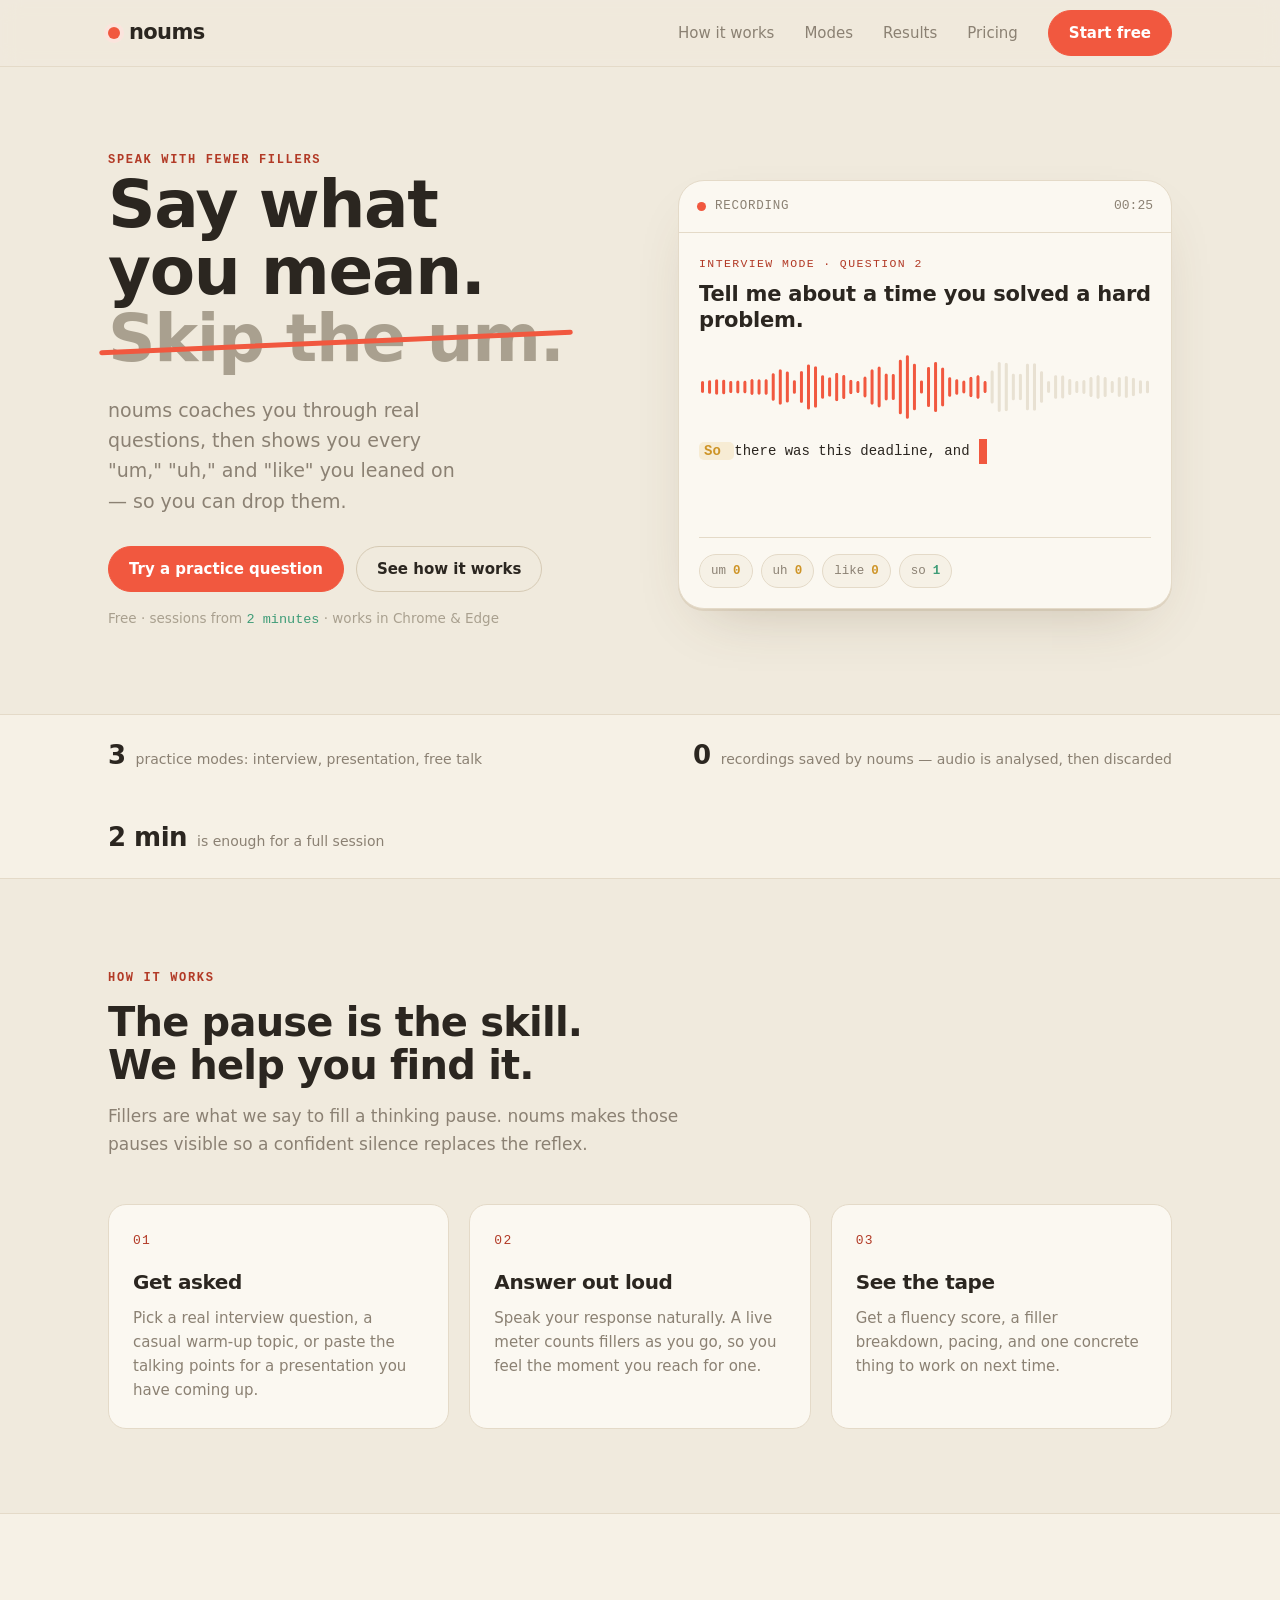
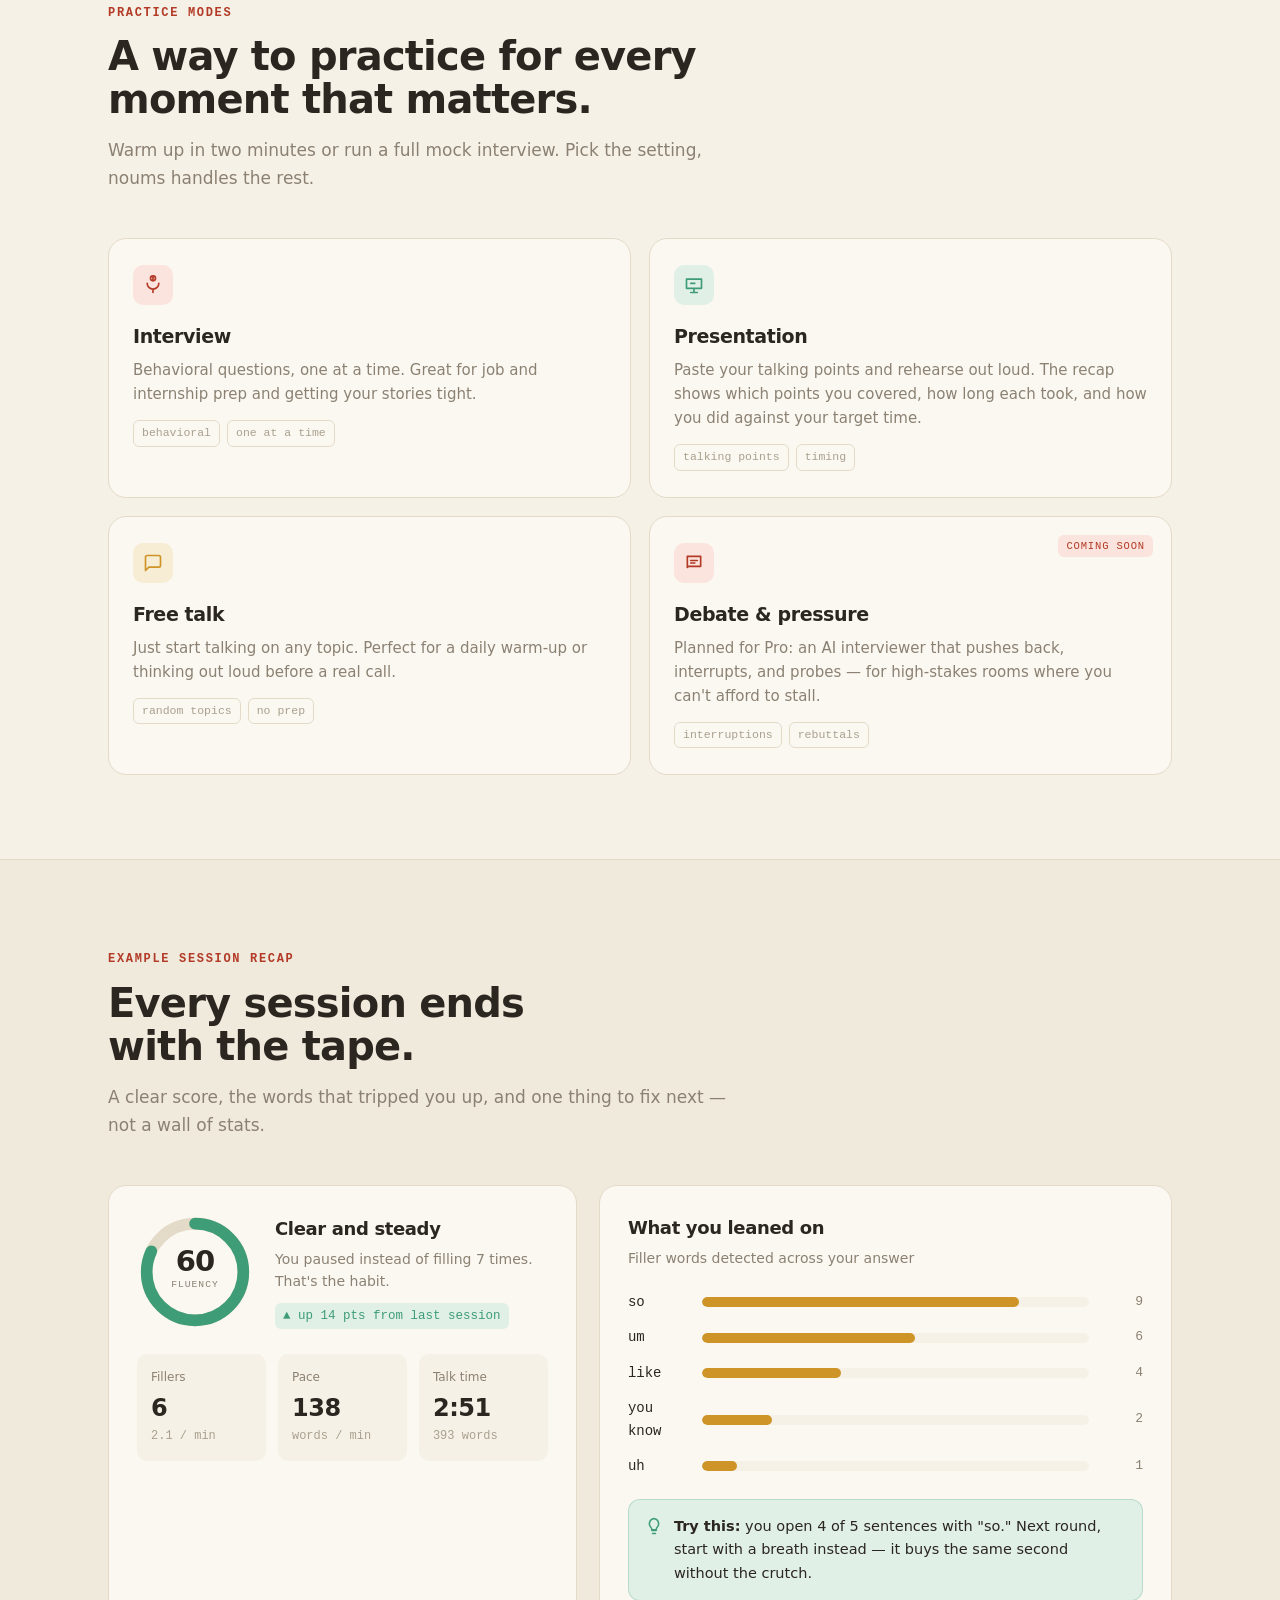
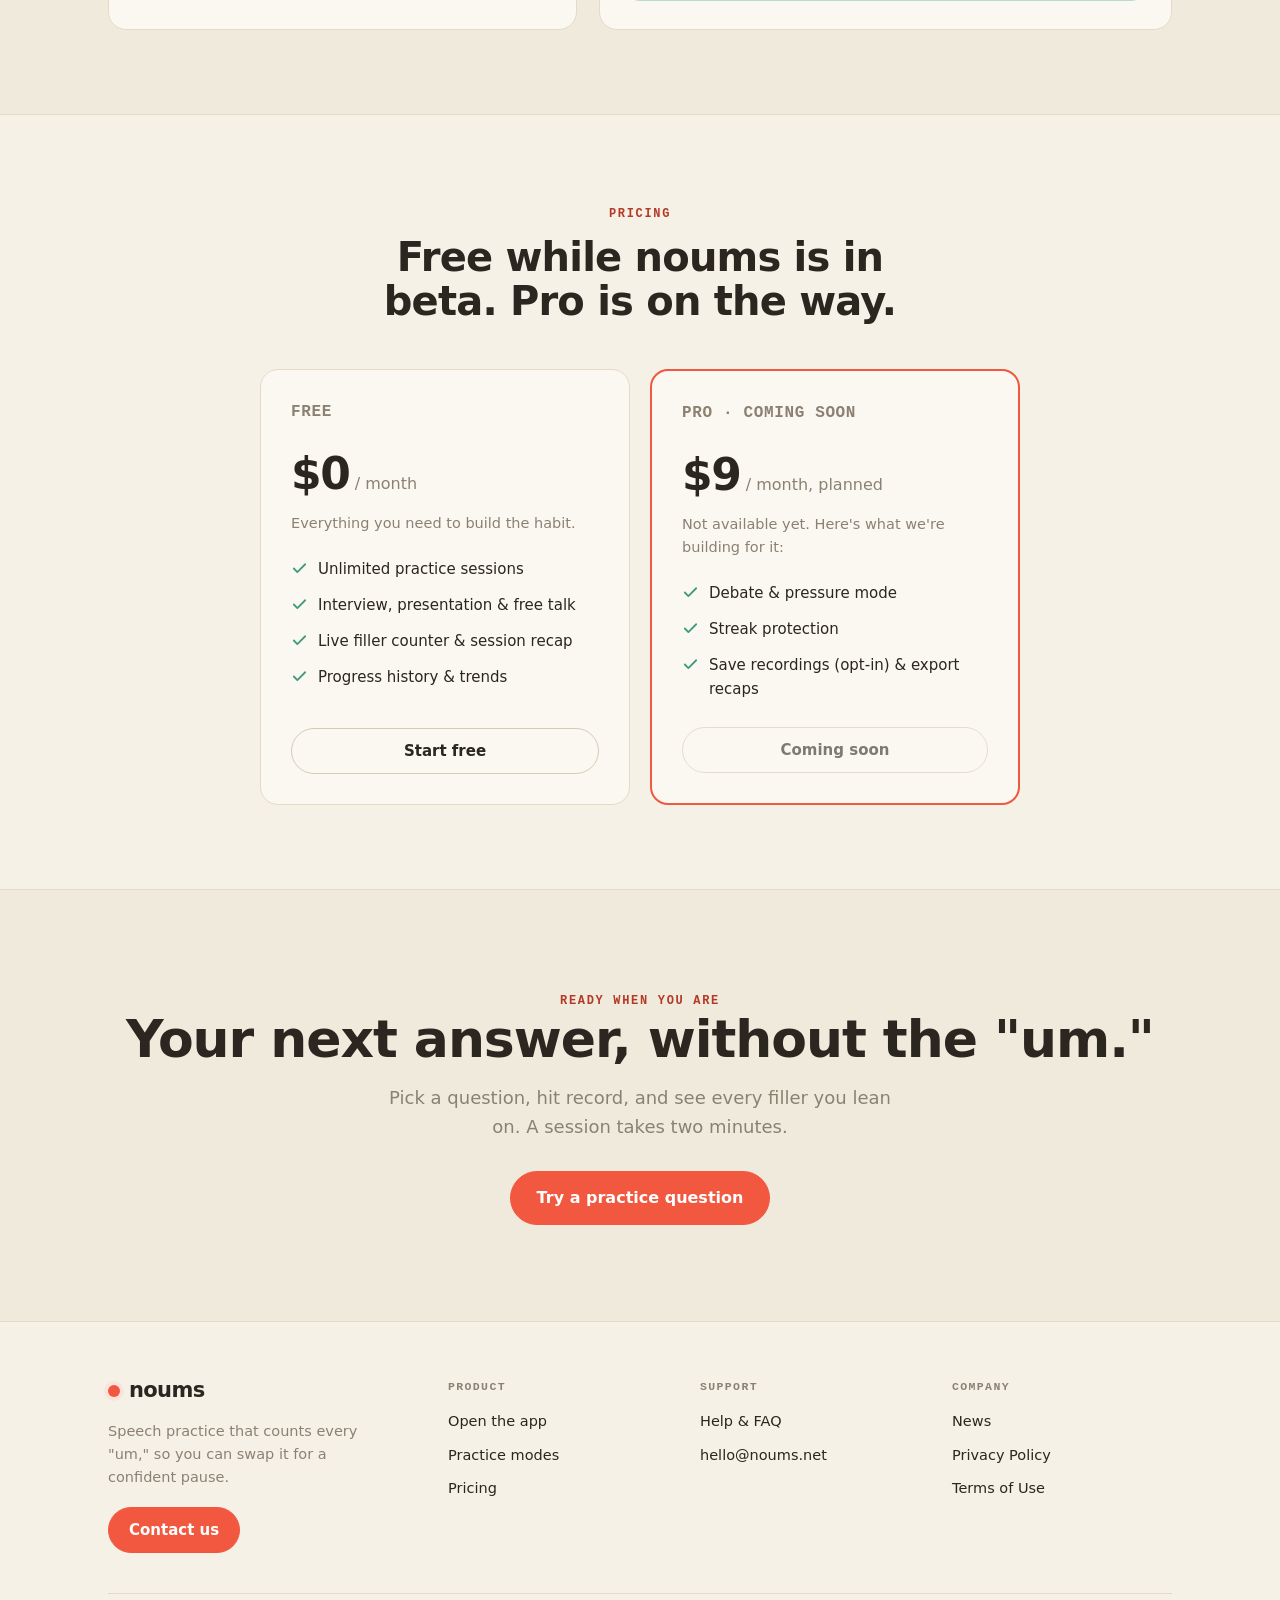
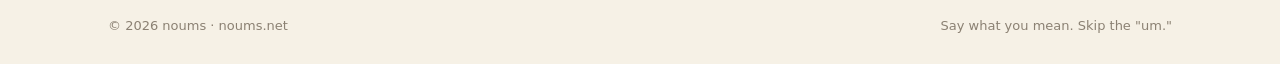
<file: index.html>
<!doctype html>
<html lang="en">
<head>
<meta charset="utf-8">
<meta name="viewport" content="width=device-width, initial-scale=1">
<meta name="description" content="noums — speech coaching that counts. Practice real questions, drop the filler words.">
<link rel="icon" href='data:image/svg+xml,<svg xmlns="http://www.w3.org/2000/svg" viewBox="0 0 100 100"><circle cx="50" cy="50" r="38" fill="%23F1583F"/></svg>'>
<title>noums — say what you mean, skip the "um"</title>
<style>
  :root {
    --ink: #2B2620;
    --paper: #F0EADD;
    --card: #FBF8F1;
    --card-2: #F6F1E6;
    --line: #E4DAC8;
    --line-strong: #D6CAB4;
    --muted: #8B8173;
    --muted-2: #A9A08F;
    --accent: #F1583F;
    --accent-ink: #B23A26;
    --accent-wash: #FBE4DD;
    --good: #3E9C77;
    --good-wash: #E1F0E7;
    --amber: #CE9427;
    --amber-wash: #F7ECD4;
    --radius: 18px;
    --maxw: 1120px;
    --font-display: "Helvetica Neue", Inter, system-ui, -apple-system, "Segoe UI", Roboto, sans-serif;
    --font-body: system-ui, -apple-system, "Segoe UI", Roboto, Helvetica, Arial, sans-serif;
    --font-mono: ui-monospace, "SF Mono", "Cascadia Code", "JetBrains Mono", Menlo, Consolas, monospace;
  }
  html, body { background: #F0EADD; }

  * { box-sizing: border-box; }
  body { margin: 0; }
  .page {
    background: var(--paper);
    color: var(--ink);
    font-family: var(--font-body);
    line-height: 1.6;
    -webkit-font-smoothing: antialiased;
    overflow-x: hidden;
  }
  .wrap { max-width: var(--maxw); margin: 0 auto; padding: 0 28px; }
  h1, h2, h3 { font-family: var(--font-display); font-weight: 700; letter-spacing: -0.02em; text-wrap: balance; margin: 0; }
  a { color: inherit; }
  .mono { font-family: var(--font-mono); }
  .eyebrow {
    font-family: var(--font-mono); font-size: 12px; letter-spacing: 0.14em;
    text-transform: uppercase; color: var(--accent-ink); font-weight: 600;
  }

  /* NAV */
  nav {
    position: sticky; top: 0; z-index: 40;
    backdrop-filter: saturate(140%) blur(10px);
    background: color-mix(in srgb, var(--paper) 82%, transparent);
    border-bottom: 1px solid var(--line);
  }
  .nav-in { display: flex; align-items: center; justify-content: space-between; height: 66px; }
  .logo { display: flex; align-items: center; gap: 9px; font-family: var(--font-display); font-weight: 700; font-size: 21px; letter-spacing: -0.03em; }
  .rec { width: 12px; height: 12px; border-radius: 50%; background: var(--accent); box-shadow: 0 0 0 4px var(--accent-wash); }
  .nav-links { display: flex; gap: 30px; align-items: center; font-size: 15px; color: var(--muted); }
  .nav-links a { text-decoration: none; }
  .nav-links a:hover { color: var(--ink); }
  .btn {
    font-family: var(--font-body); font-size: 15px; font-weight: 600; cursor: pointer;
    border-radius: 999px; padding: 10px 20px; border: 1px solid var(--line-strong);
    background: transparent; color: var(--ink); text-decoration: none; display: inline-block;
    transition: transform .12s ease, background .15s ease, border-color .15s ease;
  }
  .btn:hover { border-color: var(--ink); }
  .btn:active { transform: scale(.97); }
  .btn-primary { background: var(--accent); border-color: var(--accent); color: #fff; }
  .btn-primary:hover { background: var(--accent-ink); border-color: var(--accent-ink); }
  @media (max-width: 720px) { .nav-links a:not(.btn) { display: none; } }

  /* HERO */
  .hero { padding: 78px 0 70px; }
  .hero-grid { display: grid; grid-template-columns: 1.02fr 0.98fr; gap: 56px; align-items: center; }
  @media (max-width: 900px) { .hero-grid { grid-template-columns: 1fr; gap: 40px; } }
  .hero h1 { font-size: clamp(33px, 9vw, 66px); line-height: 1.02; }
  .hero h1 .strike { position: relative; white-space: nowrap; color: var(--muted-2); }
  .hero h1 .strike::after {
    content: ""; position: absolute; left: -2%; right: -2%; top: 52%; height: 5px;
    background: var(--accent); border-radius: 3px; transform: rotate(-2.5deg);
  }
  .hero p.lede { font-size: 19px; color: var(--muted); margin: 22px 0 30px; max-width: 30ch; }
  .hero-cta { display: flex; gap: 12px; align-items: center; flex-wrap: wrap; }
  .hero-note { font-size: 13.5px; color: var(--muted-2); margin-top: 16px; }
  .hero-note .mono { color: var(--good); }

  /* SESSION CARD */
  .session {
    background: var(--card); border: 1px solid var(--line); border-radius: 26px;
    box-shadow: 0 24px 60px -30px rgba(88,66,38,.3), 0 2px 0 var(--line);
    overflow: hidden;
  }
  .session-top { display: flex; align-items: center; justify-content: space-between; padding: 15px 18px; border-bottom: 1px solid var(--line); }
  .session-tag { display: flex; align-items: center; gap: 9px; font-family: var(--font-mono); font-size: 12.5px; letter-spacing: .06em; text-transform: uppercase; color: var(--muted); }
  .live-dot { width: 9px; height: 9px; border-radius: 50%; background: var(--accent); animation: pulse 1.4s ease-in-out infinite; }
  @keyframes pulse { 0%,100%{ box-shadow: 0 0 0 0 var(--accent-wash);} 50%{ box-shadow: 0 0 0 6px transparent; } }
  .timer { font-family: var(--font-mono); font-size: 13px; color: var(--muted); font-variant-numeric: tabular-nums; }
  .session-body { padding: 22px 20px 20px; }
  .q-label { font-family: var(--font-mono); font-size: 11.5px; letter-spacing: .12em; text-transform: uppercase; color: var(--accent-ink); }
  .q-text { font-family: var(--font-display); font-weight: 600; font-size: 21px; letter-spacing: -0.01em; margin: 8px 0 18px; line-height: 1.25; }
  .wave { width: 100%; height: 72px; display: block; }
  .transcript { font-family: var(--font-mono); font-size: 14px; line-height: 1.75; color: var(--ink); margin: 16px 0 4px; min-height: 84px; }
  .transcript .fill { background: var(--amber-wash); color: var(--amber); padding: 1px 5px; border-radius: 5px; font-weight: 600; }
  .transcript .caret { display: inline-block; width: 8px; background: var(--accent); margin-left: 1px; animation: blink 1s steps(1) infinite; }
  @keyframes blink { 50% { opacity: 0; } }
  .tally { display: flex; gap: 8px; flex-wrap: wrap; margin-top: 14px; padding-top: 16px; border-top: 1px solid var(--line); }
  .chip {
    font-family: var(--font-mono); font-size: 12.5px; padding: 6px 11px; border-radius: 999px;
    background: var(--card-2); border: 1px solid var(--line); color: var(--muted);
    display: flex; align-items: center; gap: 7px; font-variant-numeric: tabular-nums;
  }
  .chip b { color: var(--amber); font-weight: 700; }
  .chip.zero b { color: var(--good); }

  /* MARQUEE STRIP */
  .strip { border-top: 1px solid var(--line); border-bottom: 1px solid var(--line); background: var(--card-2); }
  .strip-in { display: flex; gap: 40px; align-items: center; justify-content: space-between; padding-top: 20px; padding-bottom: 20px; flex-wrap: wrap; }
  .strip-item { display: flex; align-items: baseline; gap: 10px; min-width: 0; }
  .strip-item .n { font-family: var(--font-display); font-weight: 700; font-size: 26px; letter-spacing: -0.02em; white-space: nowrap; }
  .strip-item .l { font-size: 14px; color: var(--muted); }
  @media (max-width: 720px) {
    .strip-in { flex-direction: column; align-items: flex-start; gap: 16px; padding-top: 22px; padding-bottom: 22px; }
    .strip-item { flex-wrap: wrap; }
  }

  /* SECTION */
  section { padding: 84px 0; }
  .sec-head { max-width: 620px; margin-bottom: 46px; }
  .sec-head h2 { font-size: clamp(28px, 4vw, 40px); line-height: 1.08; margin-top: 12px; }
  .sec-head p { font-size: 17px; color: var(--muted); margin: 16px 0 0; }

  /* HOW */
  .steps { display: grid; grid-template-columns: repeat(3, 1fr); gap: 20px; }
  @media (max-width: 820px) { .steps { grid-template-columns: 1fr; } }
  .step { background: var(--card); border: 1px solid var(--line); border-radius: var(--radius); padding: 26px 24px; }
  .step .num { font-family: var(--font-mono); font-size: 13px; color: var(--accent-ink); letter-spacing: .1em; }
  .step h3 { font-size: 20px; margin: 14px 0 8px; }
  .step p { font-size: 15px; color: var(--muted); margin: 0; }

  /* MODES */
  .modes { display: grid; grid-template-columns: repeat(2, 1fr); gap: 18px; }
  @media (max-width: 720px) { .modes { grid-template-columns: 1fr; } }
  .mode {
    position: relative; background: var(--card); border: 1px solid var(--line);
    border-radius: var(--radius); padding: 26px 24px; overflow: hidden;
    transition: border-color .18s ease, transform .18s ease;
  }
  .mode:hover { border-color: var(--line-strong); transform: translateY(-2px); }
  .mode-ic { width: 40px; height: 40px; border-radius: 10px; display: grid; place-items: center; margin-bottom: 16px; }
  .mode svg { width: 20px; height: 20px; }
  .mode h3 { font-size: 19px; margin: 0 0 7px; }
  .mode p { font-size: 15px; color: var(--muted); margin: 0 0 14px; }
  .mode .tags { display: flex; gap: 7px; flex-wrap: wrap; }
  .mode .t { font-family: var(--font-mono); font-size: 11.5px; color: var(--muted-2); border: 1px solid var(--line); border-radius: 6px; padding: 3px 8px; }
  .mode .pro-badge { position: absolute; top: 18px; right: 18px; font-family: var(--font-mono); font-size: 10.5px; letter-spacing: .08em; text-transform: uppercase; color: var(--accent-ink); background: var(--accent-wash); border-radius: 6px; padding: 3px 8px; }

  /* RESULTS */
  .results-grid { display: grid; grid-template-columns: 0.9fr 1.1fr; gap: 22px; }
  @media (max-width: 860px) { .results-grid { grid-template-columns: 1fr; } }
  .scorecard { background: var(--card); border: 1px solid var(--line); border-radius: 18px; padding: 28px; }
  .score-ring { display: flex; align-items: center; gap: 22px; margin-bottom: 6px; }
  .ring { width: 116px; height: 116px; flex: none; }
  .score-lead h3 { font-size: 18px; margin: 0 0 4px; }
  .score-lead p { font-size: 14px; color: var(--muted); margin: 0; }
  .delta { display: inline-flex; align-items: center; gap: 5px; font-family: var(--font-mono); font-size: 12.5px; color: var(--good); background: var(--good-wash); border-radius: 6px; padding: 3px 8px; margin-top: 10px; }
  .metrics { display: grid; grid-template-columns: repeat(3, 1fr); gap: 12px; margin-top: 24px; }
  .metric { background: var(--card-2); border-radius: 10px; padding: 14px; }
  .metric .k { font-size: 12px; color: var(--muted); }
  .metric .v { font-family: var(--font-display); font-weight: 700; font-size: 24px; letter-spacing: -0.02em; margin-top: 2px; font-variant-numeric: tabular-nums; }
  .metric .u { font-size: 12px; color: var(--muted-2); font-family: var(--font-mono); }

  .breakdown { background: var(--card); border: 1px solid var(--line); border-radius: 18px; padding: 28px; }
  .breakdown h3 { font-size: 18px; margin: 0 0 4px; }
  .breakdown .sub { font-size: 14px; color: var(--muted); margin: 0 0 22px; }
  .bar-row { display: grid; grid-template-columns: 62px 1fr 42px; align-items: center; gap: 12px; margin-bottom: 13px; }
  .bar-row .word { font-family: var(--font-mono); font-size: 14px; }
  .bar-track { height: 10px; background: var(--card-2); border-radius: 999px; overflow: hidden; }
  .bar-fill { height: 100%; border-radius: 999px; background: var(--amber); width: 0; transition: width 1s cubic-bezier(.2,.7,.2,1); }
  .bar-row .cnt { font-family: var(--font-mono); font-size: 13px; color: var(--muted); text-align: right; font-variant-numeric: tabular-nums; }
  .tip { margin-top: 22px; padding: 15px 16px; border-radius: 12px; background: var(--good-wash); border: 1px solid color-mix(in srgb, var(--good) 25%, transparent); font-size: 14.5px; color: var(--ink); display: flex; gap: 11px; }
  .tip svg { width: 18px; height: 18px; flex: none; color: var(--good); margin-top: 2px; }

  /* PRICING */
  .price-grid { display: grid; grid-template-columns: repeat(2, 1fr); gap: 20px; max-width: 760px; margin: 0 auto; }
  @media (max-width: 680px) { .price-grid { grid-template-columns: 1fr; } }
  .plan { background: var(--card); border: 1px solid var(--line); border-radius: 18px; padding: 30px; display: flex; flex-direction: column; }
  .plan.pro { border: 2px solid var(--accent); position: relative; }
  .plan .pop { position: absolute; top: -12px; left: 30px; font-family: var(--font-mono); font-size: 11px; letter-spacing: .07em; text-transform: uppercase; background: var(--accent); color: #fff; padding: 4px 11px; border-radius: 999px; }
  .plan h3 { font-size: 16px; font-family: var(--font-mono); font-weight: 600; letter-spacing: .04em; text-transform: uppercase; color: var(--muted); }
  .plan .amt { font-family: var(--font-display); font-weight: 700; font-size: 44px; letter-spacing: -0.03em; margin: 14px 0 2px; }
  .plan .amt span { font-size: 16px; color: var(--muted); font-weight: 500; letter-spacing: 0; }
  .plan ul { list-style: none; padding: 0; margin: 22px 0 26px; display: flex; flex-direction: column; gap: 12px; }
  .plan li { display: flex; gap: 10px; font-size: 15px; align-items: flex-start; }
  .plan li svg { width: 17px; height: 17px; flex: none; margin-top: 3px; color: var(--good); }
  .plan li.off { color: var(--muted-2); }
  .plan li.off svg { color: var(--muted-2); }
  .plan .btn { text-align: center; margin-top: auto; }

  /* CTA / FOOTER */
  .final { text-align: center; padding: 96px 0; }
  .final h2 { font-size: clamp(30px, 5vw, 52px); line-height: 1.04; }
  .final p { font-size: 18px; color: var(--muted); margin: 18px auto 30px; max-width: 46ch; }
  /* footer: keep in sync with site.css (help, news, privacy, terms) */
  footer { border-top: 1px solid var(--line); background: var(--card-2); padding: 52px 0 28px; font-size: 14.5px; }
  .foot-grid { display: grid; grid-template-columns: 1.4fr 1fr 1fr 1fr; gap: 32px; }
  @media (max-width: 760px) { .foot-grid { grid-template-columns: 1fr 1fr; } .foot-brand { grid-column: 1 / -1; } }
  .foot-brand .logo { text-decoration: none; }
  .foot-brand p { color: var(--muted); margin: 12px 0 18px; max-width: 280px; }
  .foot-col h4 { font-family: var(--font-mono); font-size: 11.5px; letter-spacing: .12em; text-transform: uppercase; color: var(--muted); margin: 4px 0 14px; font-weight: 600; }
  .foot-col a { display: block; color: var(--ink); text-decoration: none; margin: 0 0 10px; }
  .foot-col a:hover { color: var(--accent-ink); }
  .foot-bottom { border-top: 1px solid var(--line); margin-top: 40px; padding-top: 22px; display: flex; justify-content: space-between; gap: 12px; flex-wrap: wrap; color: var(--muted); font-size: 13px; }

  @media (prefers-reduced-motion: reduce) {
    .live-dot, .caret { animation: none; }
  }
</style>
</head>
<body>

<div class="page">
  <nav>
    <div class="wrap nav-in">
      <div class="logo"><span class="rec" aria-hidden="true"></span>noums</div>
      <div class="nav-links">
        <a href="#how">How it works</a>
        <a href="#modes">Modes</a>
        <a href="#results">Results</a>
        <a href="#pricing">Pricing</a>
        <a href="app/" class="btn btn-primary">Start free</a>
      </div>
    </div>
  </nav>

  <header class="hero">
    <div class="wrap hero-grid">
      <div>
        <span class="eyebrow">Speak with fewer fillers</span>
        <h1>Say what you mean. <span class="strike">Skip the&nbsp;um.</span></h1>
        <p class="lede">noums coaches you through real questions, then shows you every "um," "uh," and "like" you leaned on — so you can drop them.</p>
        <div class="hero-cta">
          <a href="app/" class="btn btn-primary">Try a practice question</a>
          <a href="#how" class="btn">See how it works</a>
        </div>
        <p class="hero-note">Free · sessions from <span class="mono">2 minutes</span> · works in Chrome &amp; Edge</p>
      </div>

      <div class="session" aria-label="Live practice session preview">
        <div class="session-top">
          <div class="session-tag"><span class="live-dot" aria-hidden="true"></span> Recording</div>
          <div class="timer" id="timer">00:24</div>
        </div>
        <div class="session-body">
          <div class="q-label">Interview mode · Question 2</div>
          <div class="q-text">Tell me about a time you solved a hard problem.</div>
          <canvas class="wave" id="wave" width="900" height="144" aria-hidden="true"></canvas>
          <div class="transcript" id="transcript"></div>
          <div class="tally">
            <span class="chip">um <b id="c-um">0</b></span>
            <span class="chip">uh <b id="c-uh">0</b></span>
            <span class="chip">like <b id="c-like">0</b></span>
            <span class="chip zero">so <b id="c-so">0</b></span>
          </div>
        </div>
      </div>
    </div>
  </header>

  <div class="strip">
    <div class="wrap strip-in">
      <div class="strip-item"><span class="n">3</span><span class="l">practice modes: interview, presentation, free talk</span></div>
      <div class="strip-item"><span class="n">0</span><span class="l">recordings saved by noums — audio is analysed, then discarded</span></div>
      <div class="strip-item"><span class="n">2 min</span><span class="l">is enough for a full session</span></div>
    </div>
  </div>

  <section id="how">
    <div class="wrap">
      <div class="sec-head">
        <span class="eyebrow">How it works</span>
        <h2>The pause is the skill. We help you find it.</h2>
        <p>Fillers are what we say to fill a thinking pause. noums makes those pauses visible so a confident silence replaces the reflex.</p>
      </div>
      <div class="steps">
        <div class="step">
          <div class="num">01</div>
          <h3>Get asked</h3>
          <p>Pick a real interview question, a casual warm-up topic, or paste the talking points for a presentation you have coming up.</p>
        </div>
        <div class="step">
          <div class="num">02</div>
          <h3>Answer out loud</h3>
          <p>Speak your response naturally. A live meter counts fillers as you go, so you feel the moment you reach for one.</p>
        </div>
        <div class="step">
          <div class="num">03</div>
          <h3>See the tape</h3>
          <p>Get a fluency score, a filler breakdown, pacing, and one concrete thing to work on next time.</p>
        </div>
      </div>
    </div>
  </section>

  <section id="modes" style="background: var(--card-2); border-top: 1px solid var(--line); border-bottom: 1px solid var(--line);">
    <div class="wrap">
      <div class="sec-head">
        <span class="eyebrow">Practice modes</span>
        <h2>A way to practice for every moment that matters.</h2>
        <p>Warm up in two minutes or run a full mock interview. Pick the setting, noums handles the rest.</p>
      </div>
      <div class="modes">
        <div class="mode">
          <div class="mode-ic" style="background: var(--accent-wash); color: var(--accent-ink);">
            <svg viewBox="0 0 24 24" fill="none" stroke="currentColor" stroke-width="2" stroke-linecap="round"><path d="M12 1v6m0 0a3 3 0 0 1-3-3V4a3 3 0 0 1 6 0v0a3 3 0 0 1-3 3Z"/><path d="M5 10a7 7 0 0 0 14 0M12 17v4"/></svg>
          </div>
          <h3>Interview</h3>
          <p>Behavioral questions, one at a time. Great for job and internship prep and getting your stories tight.</p>
          <div class="tags"><span class="t">behavioral</span><span class="t">one at a time</span></div>
        </div>
        <div class="mode">
          <div class="mode-ic" style="background: var(--good-wash); color: var(--good);">
            <svg viewBox="0 0 24 24" fill="none" stroke="currentColor" stroke-width="2" stroke-linecap="round" stroke-linejoin="round"><path d="M3 5h18v11H3zM8 21h8M12 16v5"/><path d="M8 10h5"/></svg>
          </div>
          <h3>Presentation</h3>
          <p>Paste your talking points and rehearse out loud. The recap shows which points you covered, how long each took, and how you did against your target time.</p>
          <div class="tags"><span class="t">talking points</span><span class="t">timing</span></div>
        </div>
        <div class="mode">
          <div class="mode-ic" style="background: var(--amber-wash); color: var(--amber);">
            <svg viewBox="0 0 24 24" fill="none" stroke="currentColor" stroke-width="2" stroke-linecap="round" stroke-linejoin="round"><path d="M21 15a2 2 0 0 1-2 2H7l-4 4V5a2 2 0 0 1 2-2h14a2 2 0 0 1 2 2z"/></svg>
          </div>
          <h3>Free talk</h3>
          <p>Just start talking on any topic. Perfect for a daily warm-up or thinking out loud before a real call.</p>
          <div class="tags"><span class="t">random topics</span><span class="t">no prep</span></div>
        </div>
        <div class="mode">
          <span class="pro-badge">Coming soon</span>
          <div class="mode-ic" style="background: var(--accent-wash); color: var(--accent-ink);">
            <svg viewBox="0 0 24 24" fill="none" stroke="currentColor" stroke-width="2" stroke-linecap="round" stroke-linejoin="round"><path d="M4 4h16v12H5.2L4 17.2z"/><path d="M8 9h8M8 12h5"/></svg>
          </div>
          <h3>Debate &amp; pressure</h3>
          <p>Planned for Pro: an AI interviewer that pushes back, interrupts, and probes — for high-stakes rooms where you can't afford to stall.</p>
          <div class="tags"><span class="t">interruptions</span><span class="t">rebuttals</span></div>
        </div>
      </div>
    </div>
  </section>

  <section id="results">
    <div class="wrap">
      <div class="sec-head">
        <span class="eyebrow">Example session recap</span>
        <h2>Every session ends with the tape.</h2>
        <p>A clear score, the words that tripped you up, and one thing to fix next — not a wall of stats.</p>
      </div>
      <div class="results-grid">
        <div class="scorecard">
          <div class="score-ring">
            <svg class="ring" viewBox="0 0 120 120" id="ring">
              <circle cx="60" cy="60" r="50" fill="none" stroke="var(--line)" stroke-width="12"/>
              <circle id="ring-fg" cx="60" cy="60" r="50" fill="none" stroke="var(--good)" stroke-width="12" stroke-linecap="round" stroke-dasharray="314" stroke-dashoffset="314" transform="rotate(-90 60 60)"/>
              <text x="60" y="59" text-anchor="middle" font-family="var(--font-display)" font-weight="700" font-size="30" fill="var(--ink)" id="ring-num" style="letter-spacing:-1px">0</text>
              <text x="60" y="76" text-anchor="middle" font-family="var(--font-mono)" font-size="10" fill="var(--muted)" letter-spacing="1">FLUENCY</text>
            </svg>
            <div class="score-lead">
              <h3>Clear and steady</h3>
              <p>You paused instead of filling 7 times. That's the habit.</p>
              <span class="delta">▲ up 14 pts from last session</span>
            </div>
          </div>
          <div class="metrics">
            <div class="metric"><div class="k">Fillers</div><div class="v">6</div><div class="u">2.1 / min</div></div>
            <div class="metric"><div class="k">Pace</div><div class="v">138</div><div class="u">words / min</div></div>
            <div class="metric"><div class="k">Talk time</div><div class="v">2:51</div><div class="u">393 words</div></div>
          </div>
        </div>

        <div class="breakdown">
          <h3>What you leaned on</h3>
          <p class="sub">Filler words detected across your answer</p>
          <div class="bar-row"><span class="word">so</span><div class="bar-track"><div class="bar-fill" data-w="82"></div></div><span class="cnt">9</span></div>
          <div class="bar-row"><span class="word">um</span><div class="bar-track"><div class="bar-fill" data-w="55"></div></div><span class="cnt">6</span></div>
          <div class="bar-row"><span class="word">like</span><div class="bar-track"><div class="bar-fill" data-w="36"></div></div><span class="cnt">4</span></div>
          <div class="bar-row"><span class="word">you know</span><div class="bar-track"><div class="bar-fill" data-w="18"></div></div><span class="cnt">2</span></div>
          <div class="bar-row"><span class="word">uh</span><div class="bar-track"><div class="bar-fill" data-w="9"></div></div><span class="cnt">1</span></div>
          <div class="tip">
            <svg viewBox="0 0 24 24" fill="none" stroke="currentColor" stroke-width="2" stroke-linecap="round" stroke-linejoin="round"><path d="M9 18h6M10 22h4M12 2a7 7 0 0 0-4 12c1 1 1 2 1 3h6c0-1 0-2 1-3a7 7 0 0 0-4-12Z"/></svg>
            <div><b>Try this:</b> you open 4 of 5 sentences with "so." Next round, start with a breath instead — it buys the same second without the crutch.</div>
          </div>
        </div>
      </div>
    </div>
  </section>

  <section id="pricing" style="background: var(--card-2); border-top: 1px solid var(--line); border-bottom: 1px solid var(--line);">
    <div class="wrap">
      <div class="sec-head" style="text-align:center; margin: 0 auto 46px;">
        <span class="eyebrow">Pricing</span>
        <h2>Free while noums is in beta. Pro is on the way.</h2>
      </div>
      <div class="price-grid">
        <div class="plan">
          <h3>Free</h3>
          <div class="amt">$0<span> / month</span></div>
          <p style="color:var(--muted); font-size:14.5px; margin:0;">Everything you need to build the habit.</p>
          <ul>
            <li><svg viewBox="0 0 24 24" fill="none" stroke="currentColor" stroke-width="2.5" stroke-linecap="round" stroke-linejoin="round"><path d="M20 6 9 17l-5-5"/></svg>Unlimited practice sessions</li>
            <li><svg viewBox="0 0 24 24" fill="none" stroke="currentColor" stroke-width="2.5" stroke-linecap="round" stroke-linejoin="round"><path d="M20 6 9 17l-5-5"/></svg>Interview, presentation &amp; free talk</li>
            <li><svg viewBox="0 0 24 24" fill="none" stroke="currentColor" stroke-width="2.5" stroke-linecap="round" stroke-linejoin="round"><path d="M20 6 9 17l-5-5"/></svg>Live filler counter &amp; session recap</li>
            <li><svg viewBox="0 0 24 24" fill="none" stroke="currentColor" stroke-width="2.5" stroke-linecap="round" stroke-linejoin="round"><path d="M20 6 9 17l-5-5"/></svg>Progress history &amp; trends</li>
          </ul>
          <a href="app/" class="btn">Start free</a>
        </div>
        <div class="plan pro">
          <h3>Pro · coming soon</h3>
          <div class="amt">$9<span> / month, planned</span></div>
          <p style="color:var(--muted); font-size:14.5px; margin:0;">Not available yet. Here's what we're building for it:</p>
          <ul>
            <li><svg viewBox="0 0 24 24" fill="none" stroke="currentColor" stroke-width="2.5" stroke-linecap="round" stroke-linejoin="round"><path d="M20 6 9 17l-5-5"/></svg>Debate &amp; pressure mode</li>
            <li><svg viewBox="0 0 24 24" fill="none" stroke="currentColor" stroke-width="2.5" stroke-linecap="round" stroke-linejoin="round"><path d="M20 6 9 17l-5-5"/></svg>Streak protection</li>
            <li><svg viewBox="0 0 24 24" fill="none" stroke="currentColor" stroke-width="2.5" stroke-linecap="round" stroke-linejoin="round"><path d="M20 6 9 17l-5-5"/></svg>Save recordings (opt-in) &amp; export recaps</li>
          </ul>
          <span class="btn" aria-disabled="true" style="cursor:default;opacity:.6">Coming soon</span>
        </div>
      </div>
    </div>
  </section>

  <section class="final" id="start">
    <div class="wrap">
      <span class="eyebrow">Ready when you are</span>
      <h2>Your next answer, without the "um."</h2>
      <p>Pick a question, hit record, and see every filler you lean on. A session takes two minutes.</p>
      <a href="app/" class="btn btn-primary" style="font-size:16px; padding:13px 26px;">Try a practice question</a>
    </div>
  </section>

  <footer>
    <div class="wrap">
      <div class="foot-grid">
        <div class="foot-brand">
          <a class="logo" href="./"><span class="rec" aria-hidden="true"></span>noums</a>
          <p>Speech practice that counts every "um," so you can swap it for a confident pause.</p>
          <a class="btn btn-primary" href="mailto:hello@noums.net">Contact us</a>
        </div>
        <div class="foot-col">
          <h4>Product</h4>
          <a href="app/">Open the app</a>
          <a href="#modes">Practice modes</a>
          <a href="#pricing">Pricing</a>
        </div>
        <div class="foot-col">
          <h4>Support</h4>
          <a href="help/">Help &amp; FAQ</a>
          <a href="mailto:hello@noums.net">hello@noums.net</a>
        </div>
        <div class="foot-col">
          <h4>Company</h4>
          <a href="news/">News</a>
          <a href="privacy/">Privacy Policy</a>
          <a href="terms/">Terms of Use</a>
        </div>
      </div>
      <div class="foot-bottom">
        <span>&copy; 2026 noums · noums.net</span>
        <span>Say what you mean. Skip the "um."</span>
      </div>
    </div>
  </footer>
</div>

<script>
(function () {
  var reduce = window.matchMedia("(prefers-reduced-motion: reduce)").matches;

  // Animated waveform
  var canvas = document.getElementById("wave");
  if (canvas) {
    var ctx = canvas.getContext("2d");
    var W = canvas.width, H = canvas.height;
    var bars = 64, t = 0;
    function accent() {
      return getComputedStyle(document.documentElement).getPropertyValue("--accent").trim() || "#FF5A47";
    }
    function line() {
      return getComputedStyle(document.documentElement).getPropertyValue("--line-strong").trim() || "#CFD2DA";
    }
    function draw() {
      ctx.clearRect(0, 0, W, H);
      var bw = W / bars, mid = H / 2;
      for (var i = 0; i < bars; i++) {
        var env = Math.sin((i / bars) * Math.PI);
        var wob = Math.sin(t * 0.06 + i * 0.5) * 0.5 + Math.sin(t * 0.13 + i * 0.9) * 0.5;
        var h = (0.18 + Math.abs(wob) * env * 0.82) * (H * 0.9);
        var x = i * bw + bw * 0.5;
        var active = i < ((t * 0.4) % (bars + 20));
        ctx.fillStyle = active ? accent() : line();
        ctx.globalAlpha = active ? 1 : 0.5;
        var r = Math.min(bw * 0.28, 3);
        roundRect(ctx, x - r, mid - h / 2, r * 2, h, r);
        ctx.fill();
      }
      ctx.globalAlpha = 1;
      t++;
      if (!reduce) requestAnimationFrame(draw);
    }
    function roundRect(c, x, y, w, h, r) {
      c.beginPath();
      c.moveTo(x + r, y);
      c.arcTo(x + w, y, x + w, y + h, r);
      c.arcTo(x + w, y + h, x, y + h, r);
      c.arcTo(x, y + h, x, y, r);
      c.arcTo(x, y, x + w, y, r);
      c.closePath();
    }
    if (reduce) { draw(); } else { draw(); }
  }

  // Typewriter transcript with filler highlights + live tally
  var el = document.getElementById("transcript");
  var counts = { um: 0, uh: 0, like: 0, so: 0 };
  var segs = [
    { text: "So ", fill: "so" },
    { text: "there was this deadline, and " },
    { text: "um ", fill: "um" },
    { text: "the whole pipeline broke the night before. " },
    { text: "I ", },
    { text: "like ", fill: "like" },
    { text: "traced it to a config change, rolled it back, and " },
    { text: "uh ", fill: "uh" },
    { text: "shipped by morning." }
  ];
  if (el && !reduce) {
    var si = 0, ci = 0, html = "";
    function tick() {
      if (si >= segs.length) {
        setTimeout(function () { el.innerHTML = html + '<span class="caret">&nbsp;</span>'; }, 400);
        return;
      }
      var seg = segs[si];
      if (ci === 0 && seg.fill) {
        counts[seg.fill] = (counts[seg.fill] || 0) + 1;
        var cEl = document.getElementById("c-" + seg.fill);
        if (cEl) cEl.textContent = counts[seg.fill];
      }
      ci++;
      var shown = seg.text.slice(0, ci);
      var chunk = seg.fill ? '<span class="fill">' + shown + "</span>" : shown;
      el.innerHTML = html + chunk + '<span class="caret">&nbsp;</span>';
      if (ci >= seg.text.length) {
        html += seg.fill ? '<span class="fill">' + seg.text + "</span>" : seg.text;
        si++; ci = 0;
        setTimeout(tick, seg.fill ? 220 : 60);
      } else {
        setTimeout(tick, 34);
      }
    }
    setTimeout(tick, 600);
  } else if (el) {
    el.innerHTML = 'So there was this deadline, and <span class="fill">um</span> the whole pipeline broke the night before. I <span class="fill">like</span> traced it to a config change, rolled it back, and <span class="fill">uh</span> shipped by morning.';
    document.getElementById("c-um").textContent = "1";
    document.getElementById("c-uh").textContent = "1";
    document.getElementById("c-like").textContent = "1";
  }

  // Ticking timer
  var timer = document.getElementById("timer");
  if (timer && !reduce) {
    var s = 24;
    setInterval(function () { s++; var m = Math.floor(s / 60), ss = s % 60; timer.textContent = (m < 10 ? "0" : "") + m + ":" + (ss < 10 ? "0" : "") + ss; }, 1000);
  }

  // Reveal-on-scroll: score ring + breakdown bars
  var revealed = false;
  function revealResults() {
    if (revealed) return;
    var target = 82;
    var ring = document.getElementById("ring-fg");
    var num = document.getElementById("ring-num");
    var circ = 314;
    if (ring) ring.style.transition = "stroke-dashoffset 1.2s cubic-bezier(.2,.7,.2,1)";
    if (ring) ring.style.strokeDashoffset = circ - circ * (target / 100);
    if (num) {
      var n = 0;
      var iv = setInterval(function () { n += 2; if (n >= target) { n = target; clearInterval(iv); } num.textContent = n; }, 22);
    }
    document.querySelectorAll(".bar-fill").forEach(function (b) { b.style.width = b.getAttribute("data-w") + "%"; });
    revealed = true;
  }
  var rs = document.getElementById("results");
  if (rs && "IntersectionObserver" in window) {
    new IntersectionObserver(function (e) { if (e[0].isIntersecting) revealResults(); }, { threshold: 0.3 }).observe(rs);
  } else {
    revealResults();
  }

  // Smooth anchor scroll
  document.querySelectorAll('a[href^="#"]').forEach(function (a) {
    a.addEventListener("click", function (ev) {
      var id = a.getAttribute("href");
      if (id.length > 1) { var t = document.querySelector(id); if (t) { ev.preventDefault(); t.scrollIntoView({ behavior: reduce ? "auto" : "smooth", block: "start" }); } }
    });
  });
})();

/* one lightweight visit ping per browser session — feeds the admin dashboard */
(function () {
  try {
    if (sessionStorage.getItem("noums.pinged./")) return;
    sessionStorage.setItem("noums.pinged./", "1");
    var K = "eyJhbGciOiJIUzI1NiIsInR5cCI6IkpXVCJ9.eyJpc3MiOiJzdXBhYmFzZSIsInJlZiI6ImZrenZmY2lwdHh2Y3Rld2xjaXp1Iiwicm9sZSI6ImFub24iLCJpYXQiOjE3ODQ4MjA2OTksImV4cCI6MjEwMDM5NjY5OX0.ReQZhRVfFUK_SL4E6mBqZ8aZ-Tp33Cj8hZ1vXFp4K7A";
    fetch("https://fkzvfciptxvctewlcizu.supabase.co/rest/v1/visits", {
      method: "POST",
      headers: { apikey: K, Authorization: "Bearer " + K, "Content-Type": "application/json", Prefer: "return=minimal" },
      body: JSON.stringify({ path: "/" }),
      keepalive: true
    }).catch(function () {});
  } catch (e) {}
})();
</script>
</body>
</html>
</file>
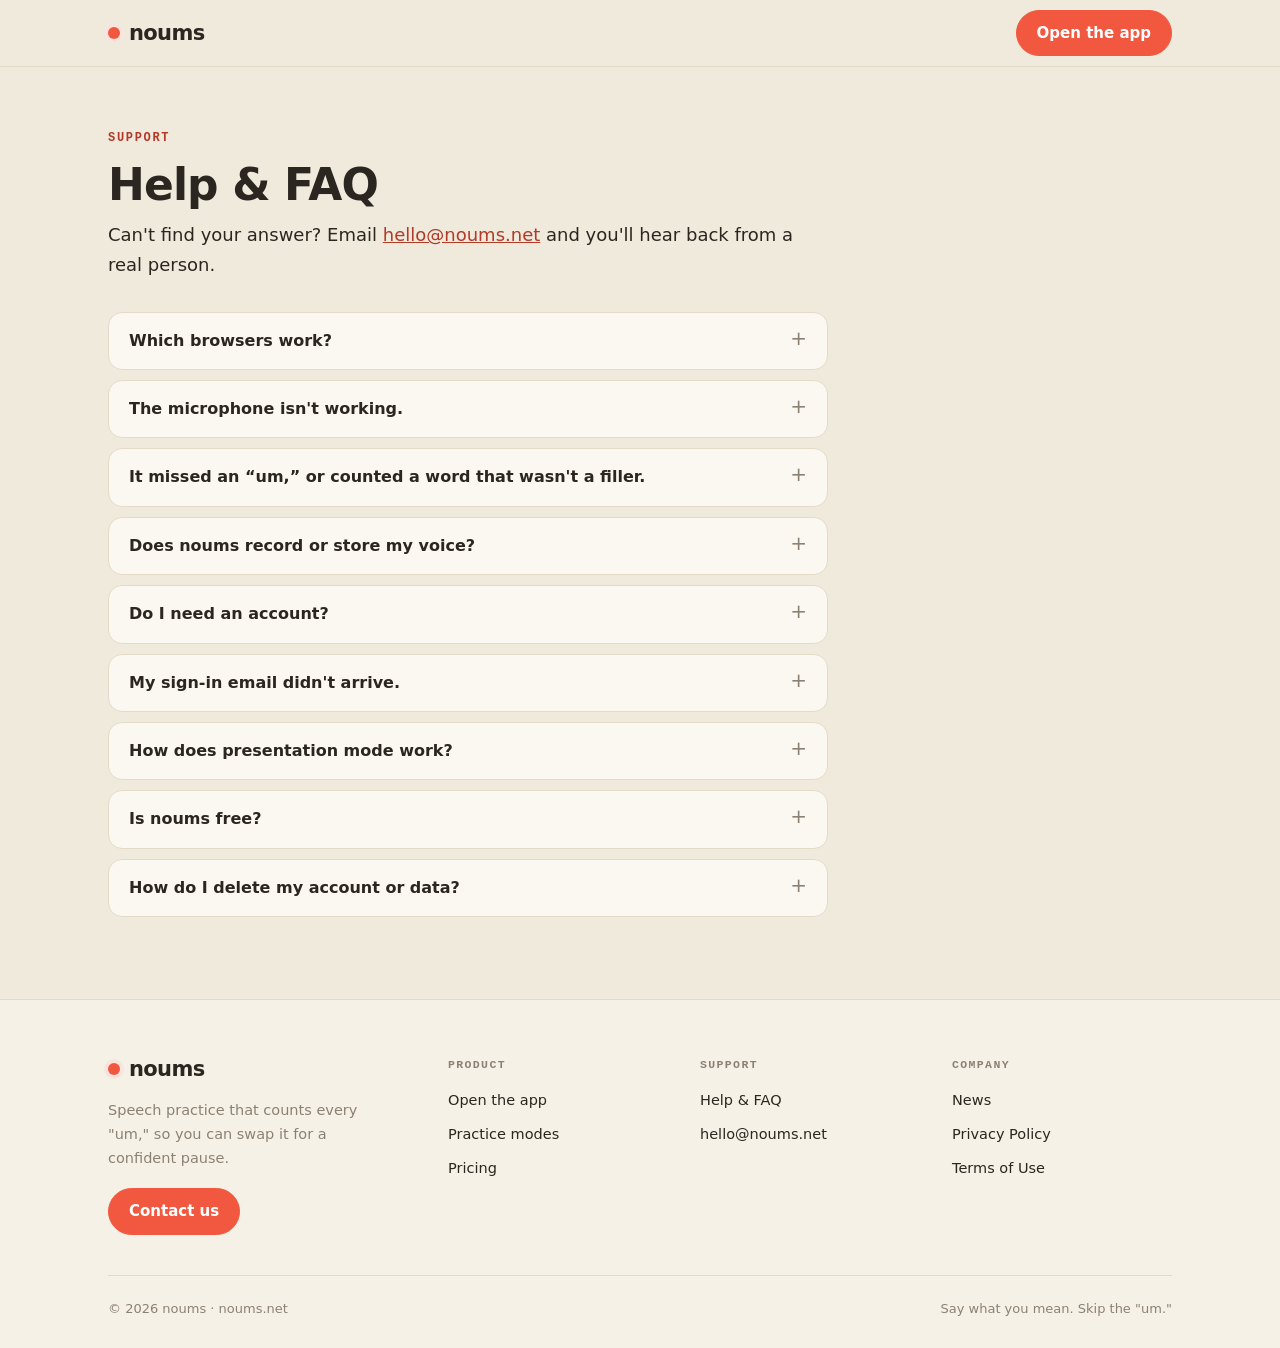
<file: help/index.html>
<!doctype html>
<html lang="en">
<head>
<meta charset="utf-8">
<meta name="viewport" content="width=device-width, initial-scale=1">
<meta name="description" content="Answers to common questions about noums: browsers, microphones, sign-in, privacy and more.">
<link rel="icon" href='data:image/svg+xml,<svg xmlns="http://www.w3.org/2000/svg" viewBox="0 0 100 100"><circle cx="50" cy="50" r="38" fill="%23F1583F"/></svg>'>
<title>Help & FAQ · noums</title>
<link rel="stylesheet" href="../site.css">
</head>
<body>
<nav>
  <div class="wrap nav-in">
    <a class="logo" href="../"><span class="rec" aria-hidden="true"></span>noums</a>
    <a class="btn btn-primary" href="../app/">Open the app</a>
  </div>
</nav>
<main class="wrap">
  <article class="doc">
    <span class="eyebrow">Support</span>
    <h1>Help &amp; FAQ</h1>
    <p class="lede">Can't find your answer? Email <a href="mailto:hello@noums.net">hello@noums.net</a> and you'll hear back from a real person.</p>
    <div class="faq">
    <details><summary>Which browsers work?</summary><div><p><b>Chrome or Edge on a computer work best.</b> Safari works too, including on iPhone, though the live transcript there may pause between sentences (the recap at the end still counts everything). Firefox isn't supported, because it doesn't offer the speech recognition noums uses for the live transcript.</p></div></details>
    <details><summary>The microphone isn't working.</summary><div><p>Your browser asks for microphone permission the first time you record. If you clicked Block, click the lock icon next to the address bar, set Microphone to Allow, and reload the page. Also check that the right mic is selected in your computer's sound settings. Running a calibration (Settings → Calibrate) helps noums tell your voice from background noise.</p></div></details>
    <details><summary>It missed an “um,” or counted a word that wasn't a filler.</summary><div><p>noums can't hear tone, so it looks at the words around “like,” “so,” “you know” and “kind of.” When one sits mid-sentence and looks like a real word (“I didn't like this guy,” “I was so tired”), it's marked as a <b>maybe</b> with a dashed outline and a “?”. Maybes aren't counted unless you tap them. The live counter is a quick estimate. When you finish, the recording gets a second, more accurate check and the recap is rebuilt from it, so trust the recap over the live count. If the recap still marks something that wasn't a filler, tap it to remove it and your score updates.</p></div></details>
    <details><summary>Does noums record or store my voice?</summary><div><p>noums never saves your recordings. While you talk, your browser's speech recognition turns your voice into the live transcript (in Chrome, that means Google processes the audio). When you finish, the recording is sent once to our speech provider, Deepgram, to count fillers accurately, and then thrown away (noums opts out of Deepgram using it to train its AI). You can turn that second check off in Settings. The check has a generous daily limit per person; if you pass it, your recap uses the on-device estimate until the next day. Full details are in the <a href='../privacy/'>Privacy Policy</a>.</p></div></details>
    <details><summary>Do I need an account?</summary><div><p>Yes, but it's free. Sign in with Google, or get a sign-in link by email (no password). Your account lets your practice history follow you between devices.</p></div></details>
    <details><summary>My sign-in email didn't arrive.</summary><div><p>Give it a minute, then check your spam or promotions folder for an email from <b>noums &lt;hello@noums.net&gt;</b>. Each link works once and expires, so request a new one if it's been a while. Still nothing? Try Google sign-in, or email us.</p></div></details>
    <details><summary>How does presentation mode work?</summary><div><p>Choose <b>Presentation</b>, paste your talking points one per line, and optionally set a target length. Press <b>Next point</b> (or the → key, or a presentation clicker) as you move through your talk. The recap shows which points you seemed to cover, how long you spent on each, and your time against the target. Coverage is matched by keywords, so if you put something in different words it may be marked as missed.</p></div></details>
    <details><summary>Is noums free?</summary><div><p>Yes. Everything is free while noums is in beta. A paid Pro plan is planned for later. If it launches, the features you use today stay free.</p></div></details>
    <details><summary>How do I delete my account or data?</summary><div><p>Email <a href='mailto:hello@noums.net'>hello@noums.net</a> from the address you signed up with and we'll delete your account and synced practice history. Anything saved only in your browser can be removed by clearing this site's data in your browser settings.</p></div></details>
    </div>
  </article>
</main>
<footer>
  <div class="wrap">
    <div class="foot-grid">
      <div class="foot-brand">
        <a class="logo" href="../"><span class="rec" aria-hidden="true"></span>noums</a>
        <p>Speech practice that counts every "um," so you can swap it for a confident pause.</p>
        <a class="btn btn-primary" href="mailto:hello@noums.net">Contact us</a>
      </div>
      <div class="foot-col">
        <h4>Product</h4>
        <a href="../app/">Open the app</a>
        <a href="../#modes">Practice modes</a>
        <a href="../#pricing">Pricing</a>
      </div>
      <div class="foot-col">
        <h4>Support</h4>
        <a href="../help/">Help &amp; FAQ</a>
        <a href="mailto:hello@noums.net">hello@noums.net</a>
      </div>
      <div class="foot-col">
        <h4>Company</h4>
        <a href="../news/">News</a>
        <a href="../privacy/">Privacy Policy</a>
        <a href="../terms/">Terms of Use</a>
      </div>
    </div>
    <div class="foot-bottom">
      <span>&copy; 2026 noums · noums.net</span>
      <span>Say what you mean. Skip the "um."</span>
    </div>
  </div>
</footer>
</body>
</html>
</file>
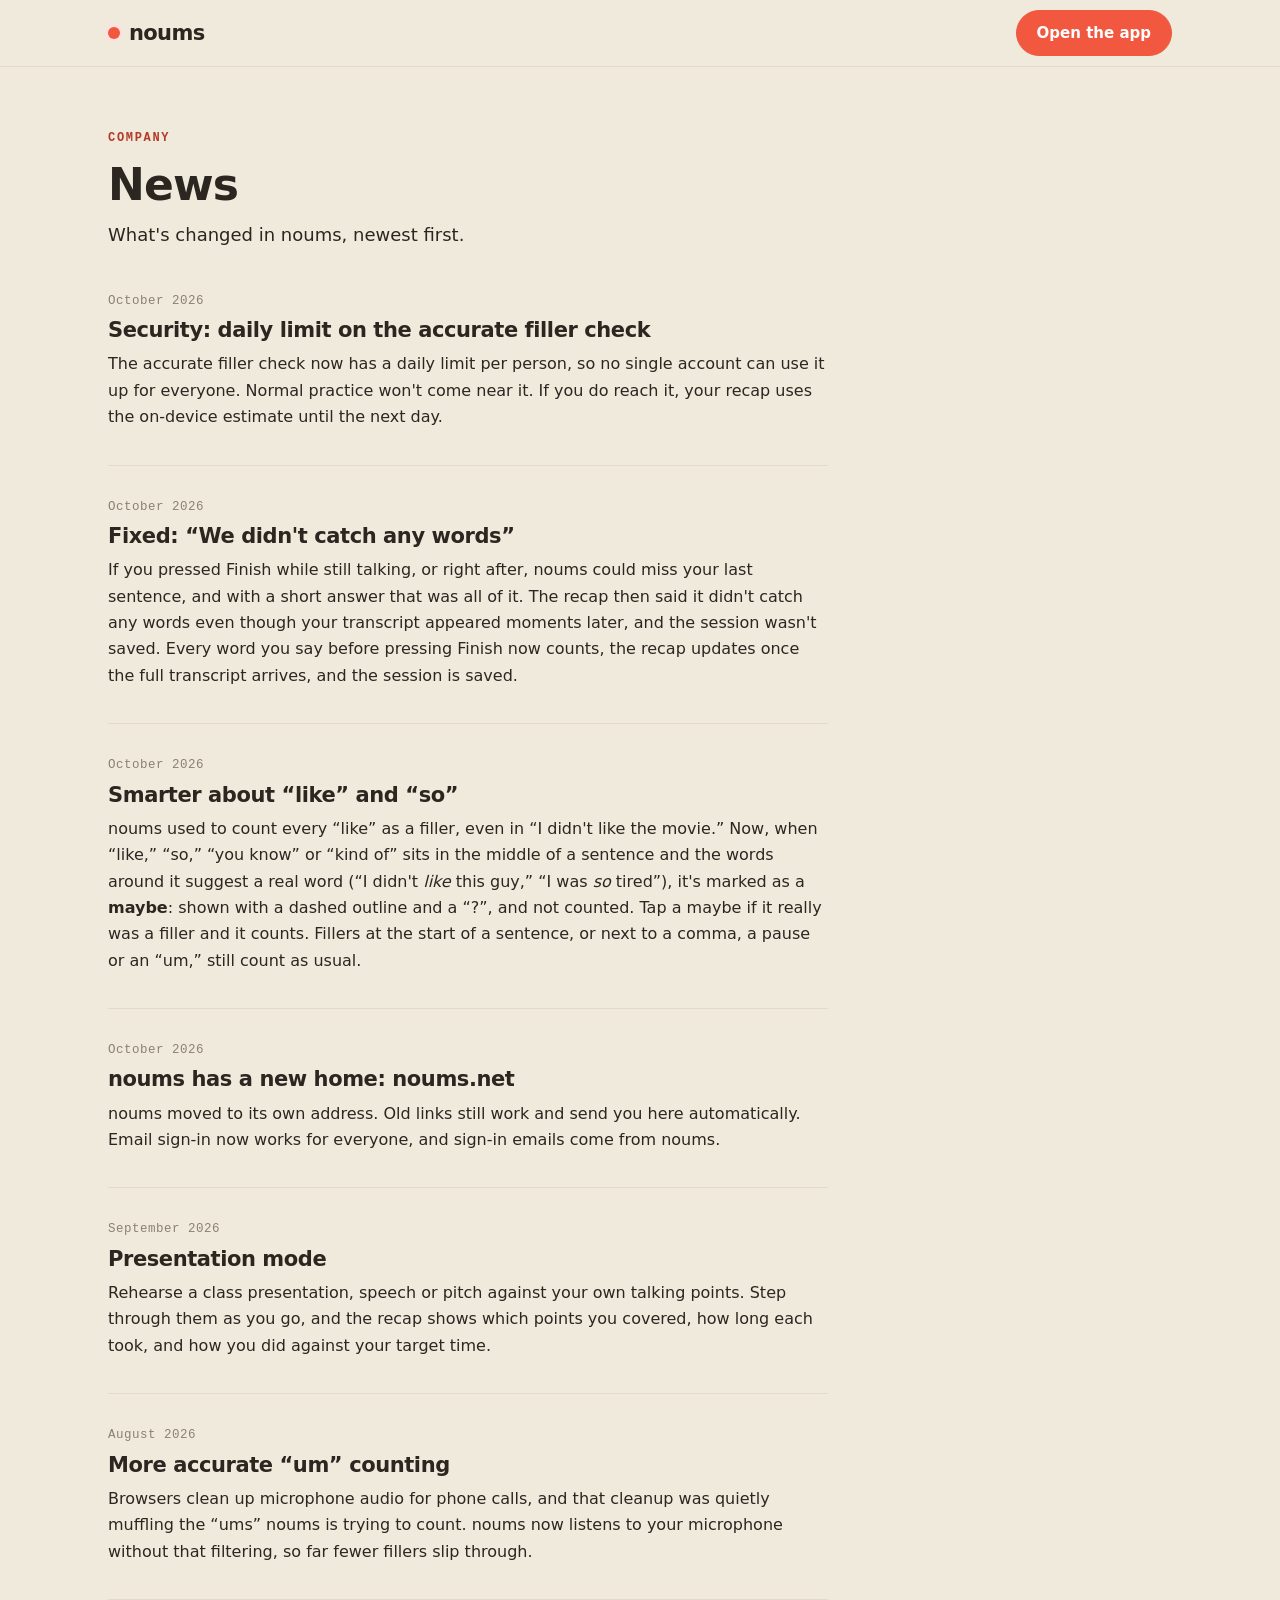
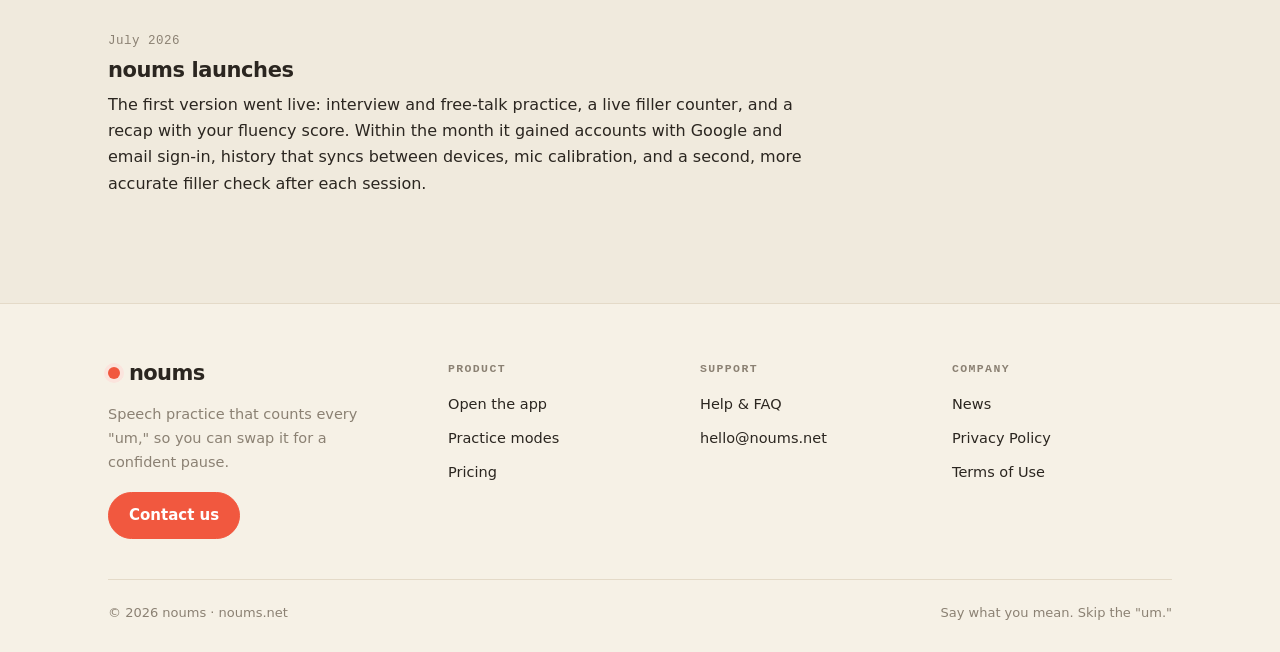
<file: news/index.html>
<!doctype html>
<html lang="en">
<head>
<meta charset="utf-8">
<meta name="viewport" content="width=device-width, initial-scale=1">
<meta name="description" content="What's new in noums.">
<link rel="icon" href='data:image/svg+xml,<svg xmlns="http://www.w3.org/2000/svg" viewBox="0 0 100 100"><circle cx="50" cy="50" r="38" fill="%23F1583F"/></svg>'>
<title>News · noums</title>
<link rel="stylesheet" href="../site.css">
</head>
<body>
<nav>
  <div class="wrap nav-in">
    <a class="logo" href="../"><span class="rec" aria-hidden="true"></span>noums</a>
    <a class="btn btn-primary" href="../app/">Open the app</a>
  </div>
</nav>
<main class="wrap">
  <article class="doc">
    <span class="eyebrow">Company</span>
    <h1>News</h1>
    <p class="lede">What's changed in noums, newest first.</p>
    <div class="news-item">
      <time>October 2026</time>
      <h2>Security: daily limit on the accurate filler check</h2>
      <p>The accurate filler check now has a daily limit per person, so no single account can use it up for everyone. Normal practice won't come near it. If you do reach it, your recap uses the on-device estimate until the next day.</p>
    </div>
    <div class="news-item">
      <time>October 2026</time>
      <h2>Fixed: “We didn't catch any words”</h2>
      <p>If you pressed Finish while still talking, or right after, noums could miss your last sentence, and with a short answer that was all of it. The recap then said it didn't catch any words even though your transcript appeared moments later, and the session wasn't saved. Every word you say before pressing Finish now counts, the recap updates once the full transcript arrives, and the session is saved.</p>
    </div>
    <div class="news-item">
      <time>October 2026</time>
      <h2>Smarter about “like” and “so”</h2>
      <p>noums used to count every “like” as a filler, even in “I didn't like the movie.” Now, when “like,” “so,” “you know” or “kind of” sits in the middle of a sentence and the words around it suggest a real word (“I didn't <i>like</i> this guy,” “I was <i>so</i> tired”), it's marked as a <b>maybe</b>: shown with a dashed outline and a “?”, and not counted. Tap a maybe if it really was a filler and it counts. Fillers at the start of a sentence, or next to a comma, a pause or an “um,” still count as usual.</p>
    </div>
    <div class="news-item">
      <time>October 2026</time>
      <h2>noums has a new home: noums.net</h2>
      <p>noums moved to its own address. Old links still work and send you here automatically. Email sign-in now works for everyone, and sign-in emails come from noums.</p>
    </div>
    <div class="news-item">
      <time>September 2026</time>
      <h2>Presentation mode</h2>
      <p>Rehearse a class presentation, speech or pitch against your own talking points. Step through them as you go, and the recap shows which points you covered, how long each took, and how you did against your target time.</p>
    </div>
    <div class="news-item">
      <time>August 2026</time>
      <h2>More accurate “um” counting</h2>
      <p>Browsers clean up microphone audio for phone calls, and that cleanup was quietly muffling the “ums” noums is trying to count. noums now listens to your microphone without that filtering, so far fewer fillers slip through.</p>
    </div>
    <div class="news-item">
      <time>July 2026</time>
      <h2>noums launches</h2>
      <p>The first version went live: interview and free-talk practice, a live filler counter, and a recap with your fluency score. Within the month it gained accounts with Google and email sign-in, history that syncs between devices, mic calibration, and a second, more accurate filler check after each session.</p>
    </div>
  </article>
</main>
<footer>
  <div class="wrap">
    <div class="foot-grid">
      <div class="foot-brand">
        <a class="logo" href="../"><span class="rec" aria-hidden="true"></span>noums</a>
        <p>Speech practice that counts every "um," so you can swap it for a confident pause.</p>
        <a class="btn btn-primary" href="mailto:hello@noums.net">Contact us</a>
      </div>
      <div class="foot-col">
        <h4>Product</h4>
        <a href="../app/">Open the app</a>
        <a href="../#modes">Practice modes</a>
        <a href="../#pricing">Pricing</a>
      </div>
      <div class="foot-col">
        <h4>Support</h4>
        <a href="../help/">Help &amp; FAQ</a>
        <a href="mailto:hello@noums.net">hello@noums.net</a>
      </div>
      <div class="foot-col">
        <h4>Company</h4>
        <a href="../news/">News</a>
        <a href="../privacy/">Privacy Policy</a>
        <a href="../terms/">Terms of Use</a>
      </div>
    </div>
    <div class="foot-bottom">
      <span>&copy; 2026 noums · noums.net</span>
      <span>Say what you mean. Skip the "um."</span>
    </div>
  </div>
</footer>
</body>
</html>
</file>
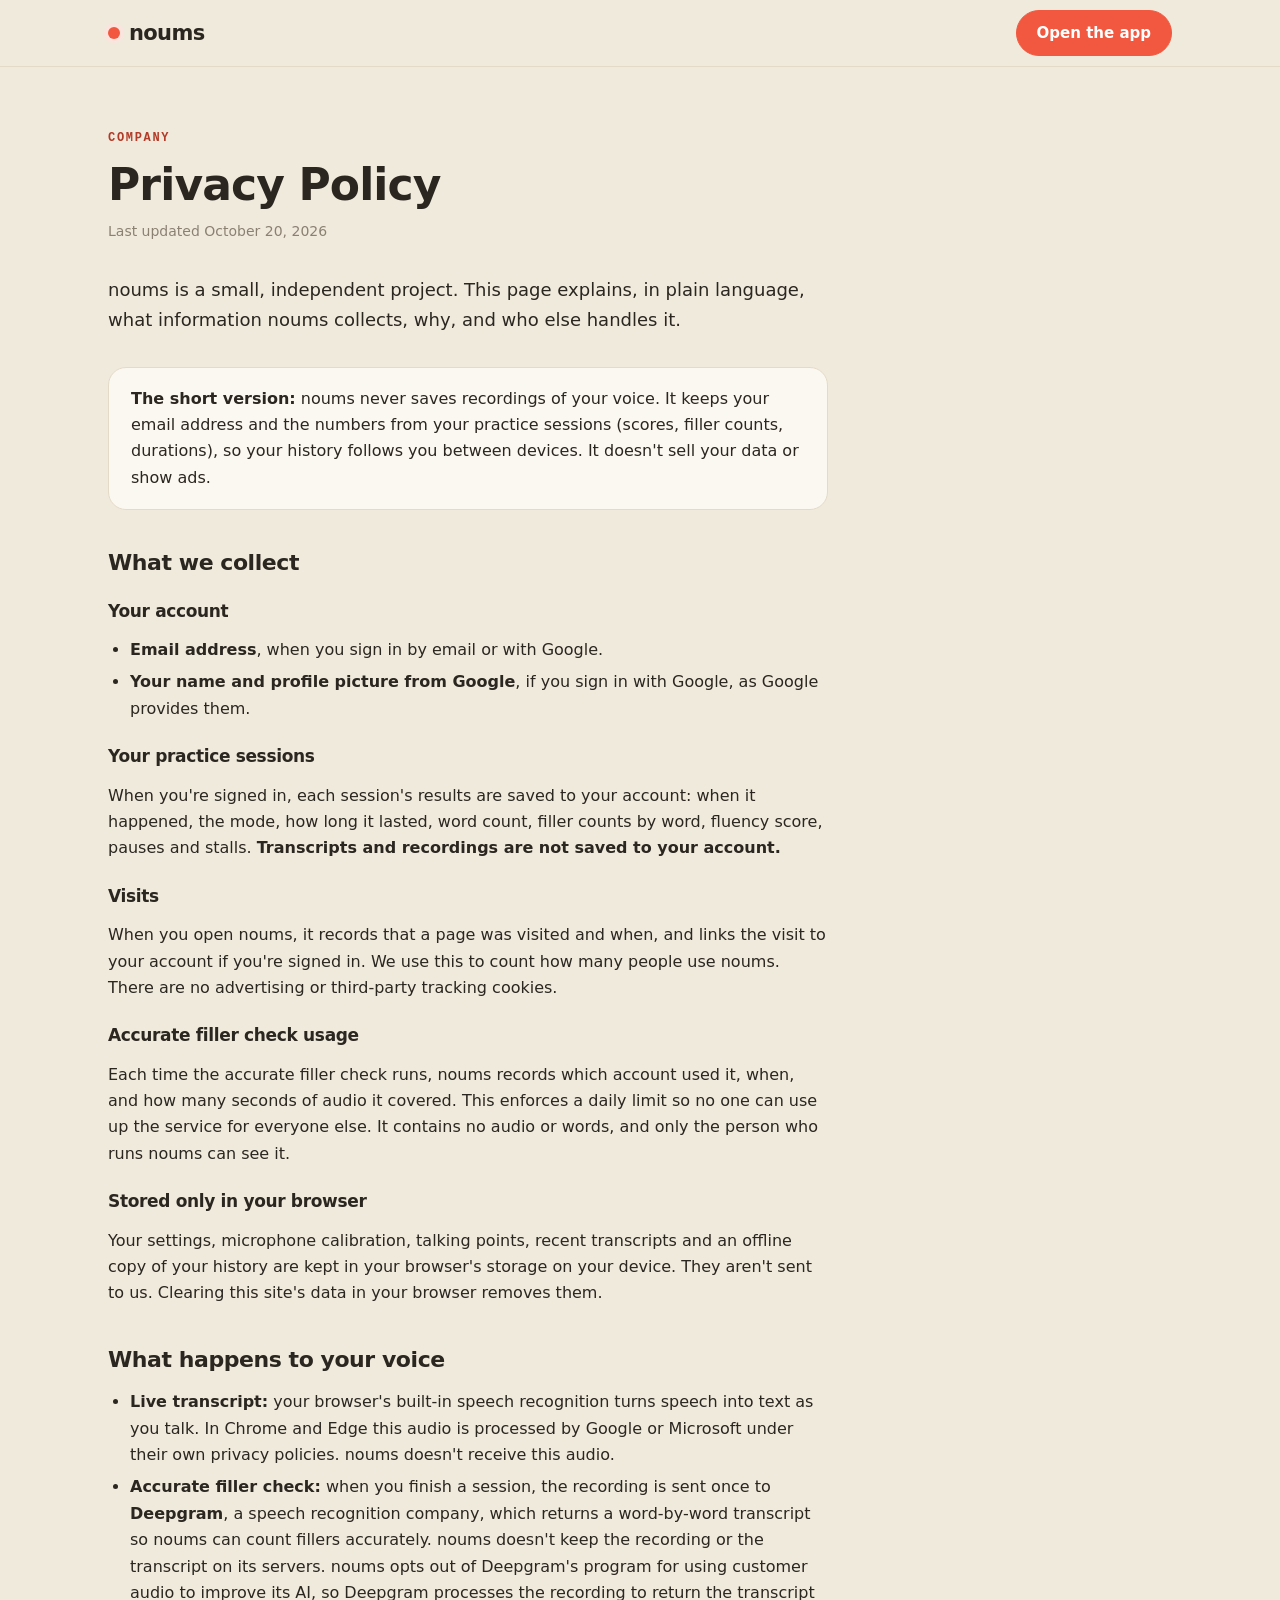
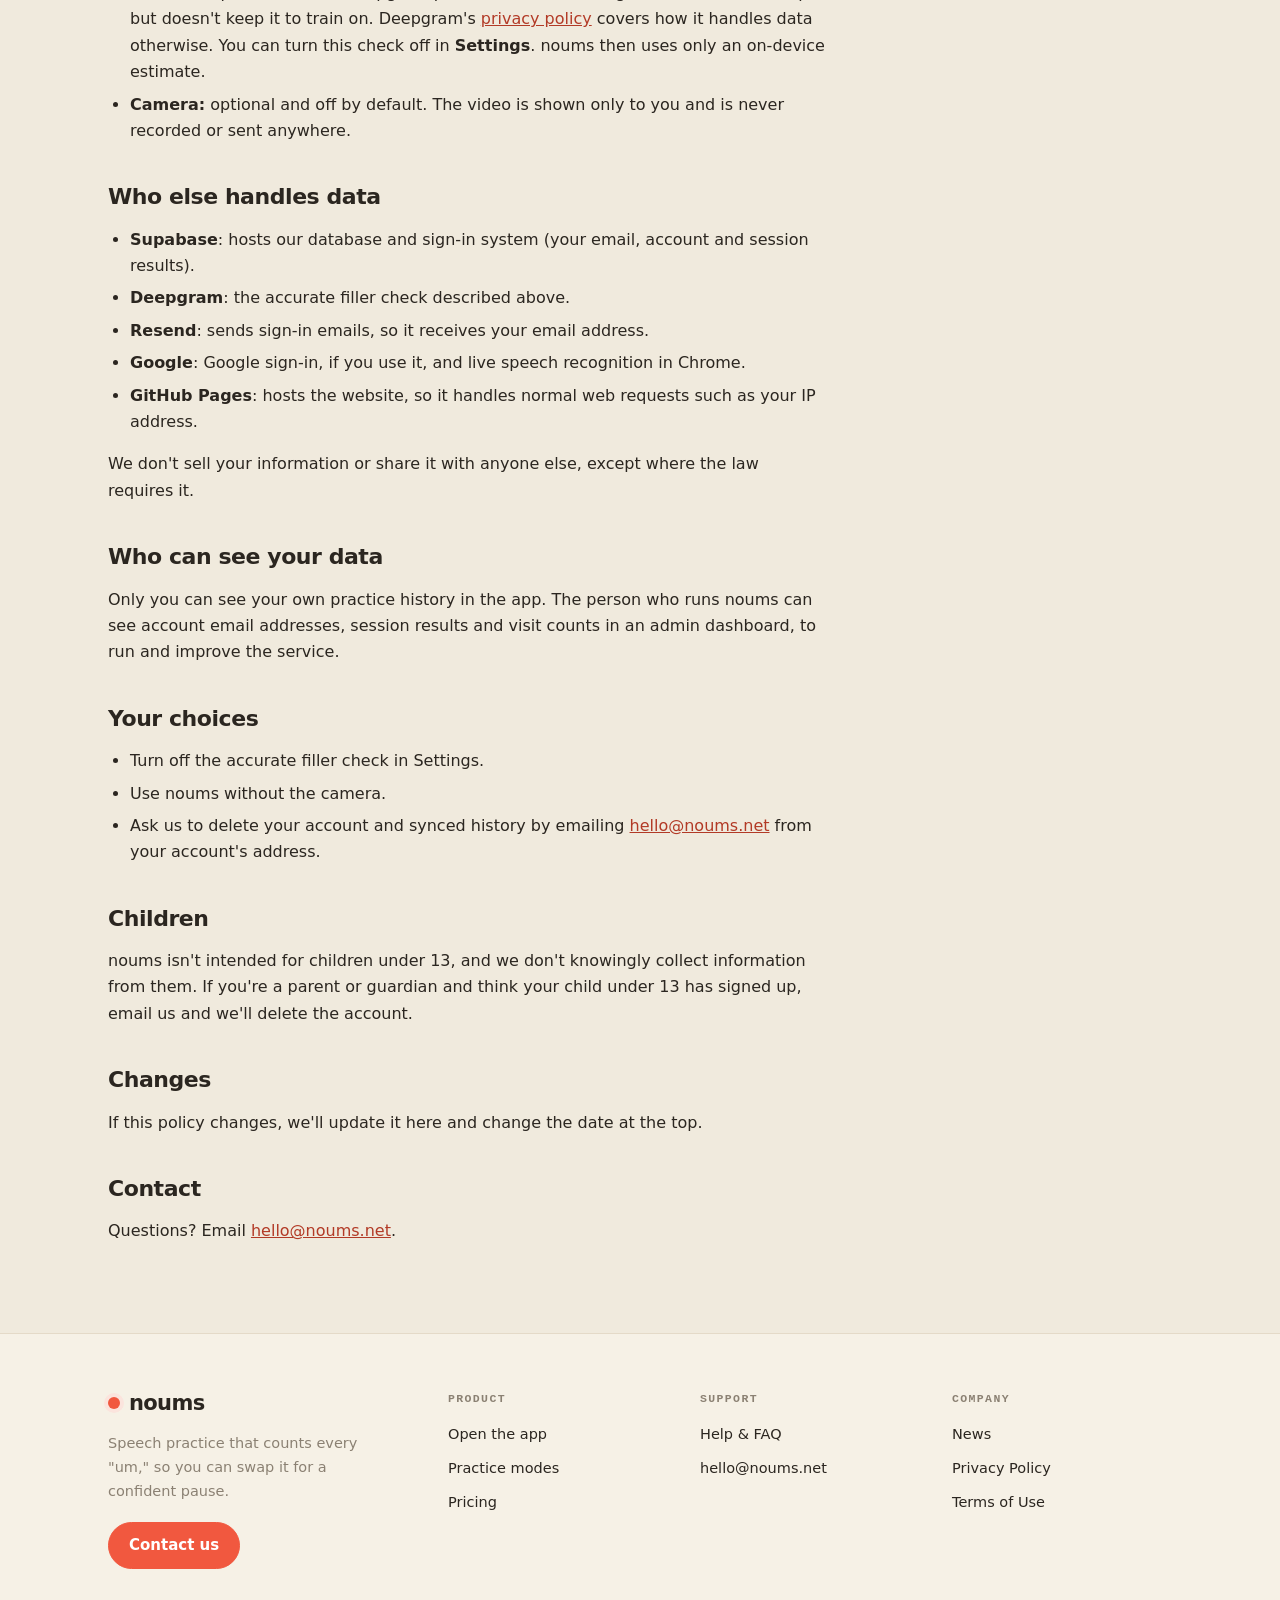
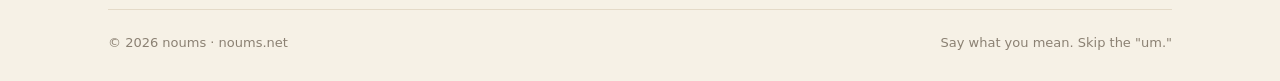
<file: privacy/index.html>
<!doctype html>
<html lang="en">
<head>
<meta charset="utf-8">
<meta name="viewport" content="width=device-width, initial-scale=1">
<meta name="description" content="How noums handles your data.">
<link rel="icon" href='data:image/svg+xml,<svg xmlns="http://www.w3.org/2000/svg" viewBox="0 0 100 100"><circle cx="50" cy="50" r="38" fill="%23F1583F"/></svg>'>
<title>Privacy Policy · noums</title>
<link rel="stylesheet" href="../site.css">
</head>
<body>
<nav>
  <div class="wrap nav-in">
    <a class="logo" href="../"><span class="rec" aria-hidden="true"></span>noums</a>
    <a class="btn btn-primary" href="../app/">Open the app</a>
  </div>
</nav>
<main class="wrap">
  <article class="doc">
    <span class="eyebrow">Company</span>
    <h1>Privacy Policy</h1>
    <p class="updated">Last updated October 20, 2026</p>
    <p class="lede">noums is a small, independent project. This page explains, in plain language, what information noums collects, why, and who else handles it.</p>
    <div class="box"><p><b>The short version:</b> noums never saves recordings of your voice. It keeps your email address and the numbers from your practice sessions (scores, filler counts, durations), so your history follows you between devices. It doesn't sell your data or show ads.</p></div>

    <h2>What we collect</h2>
    <h3>Your account</h3>
    <ul>
      <li><b>Email address</b>, when you sign in by email or with Google.</li>
      <li><b>Your name and profile picture from Google</b>, if you sign in with Google, as Google provides them.</li>
    </ul>
    <h3>Your practice sessions</h3>
    <p>When you're signed in, each session's results are saved to your account: when it happened, the mode, how long it lasted, word count, filler counts by word, fluency score, pauses and stalls. <b>Transcripts and recordings are not saved to your account.</b></p>
    <h3>Visits</h3>
    <p>When you open noums, it records that a page was visited and when, and links the visit to your account if you're signed in. We use this to count how many people use noums. There are no advertising or third-party tracking cookies.</p>
    <h3>Accurate filler check usage</h3>
    <p>Each time the accurate filler check runs, noums records which account used it, when, and how many seconds of audio it covered. This enforces a daily limit so no one can use up the service for everyone else. It contains no audio or words, and only the person who runs noums can see it.</p>
    <h3>Stored only in your browser</h3>
    <p>Your settings, microphone calibration, talking points, recent transcripts and an offline copy of your history are kept in your browser's storage on your device. They aren't sent to us. Clearing this site's data in your browser removes them.</p>

    <h2>What happens to your voice</h2>
    <ul>
      <li><b>Live transcript:</b> your browser's built-in speech recognition turns speech into text as you talk. In Chrome and Edge this audio is processed by Google or Microsoft under their own privacy policies. noums doesn't receive this audio.</li>
      <li><b>Accurate filler check:</b> when you finish a session, the recording is sent once to <b>Deepgram</b>, a speech recognition company, which returns a word-by-word transcript so noums can count fillers accurately. noums doesn't keep the recording or the transcript on its servers. noums opts out of Deepgram's program for using customer audio to improve its AI, so Deepgram processes the recording to return the transcript but doesn't keep it to train on. Deepgram's <a href="https://deepgram.com/privacy">privacy policy</a> covers how it handles data otherwise. You can turn this check off in <b>Settings</b>. noums then uses only an on-device estimate.</li>
      <li><b>Camera:</b> optional and off by default. The video is shown only to you and is never recorded or sent anywhere.</li>
    </ul>

    <h2>Who else handles data</h2>
    <ul>
      <li><b>Supabase</b>: hosts our database and sign-in system (your email, account and session results).</li>
      <li><b>Deepgram</b>: the accurate filler check described above.</li>
      <li><b>Resend</b>: sends sign-in emails, so it receives your email address.</li>
      <li><b>Google</b>: Google sign-in, if you use it, and live speech recognition in Chrome.</li>
      <li><b>GitHub Pages</b>: hosts the website, so it handles normal web requests such as your IP address.</li>
    </ul>
    <p>We don't sell your information or share it with anyone else, except where the law requires it.</p>

    <h2>Who can see your data</h2>
    <p>Only you can see your own practice history in the app. The person who runs noums can see account email addresses, session results and visit counts in an admin dashboard, to run and improve the service.</p>

    <h2>Your choices</h2>
    <ul>
      <li>Turn off the accurate filler check in Settings.</li>
      <li>Use noums without the camera.</li>
      <li>Ask us to delete your account and synced history by emailing <a href="mailto:hello@noums.net">hello@noums.net</a> from your account's address.</li>
    </ul>

    <h2>Children</h2>
    <p>noums isn't intended for children under 13, and we don't knowingly collect information from them. If you're a parent or guardian and think your child under 13 has signed up, email us and we'll delete the account.</p>

    <h2>Changes</h2>
    <p>If this policy changes, we'll update it here and change the date at the top.</p>

    <h2>Contact</h2>
    <p>Questions? Email <a href="mailto:hello@noums.net">hello@noums.net</a>.</p>
  </article>
</main>
<footer>
  <div class="wrap">
    <div class="foot-grid">
      <div class="foot-brand">
        <a class="logo" href="../"><span class="rec" aria-hidden="true"></span>noums</a>
        <p>Speech practice that counts every "um," so you can swap it for a confident pause.</p>
        <a class="btn btn-primary" href="mailto:hello@noums.net">Contact us</a>
      </div>
      <div class="foot-col">
        <h4>Product</h4>
        <a href="../app/">Open the app</a>
        <a href="../#modes">Practice modes</a>
        <a href="../#pricing">Pricing</a>
      </div>
      <div class="foot-col">
        <h4>Support</h4>
        <a href="../help/">Help &amp; FAQ</a>
        <a href="mailto:hello@noums.net">hello@noums.net</a>
      </div>
      <div class="foot-col">
        <h4>Company</h4>
        <a href="../news/">News</a>
        <a href="../privacy/">Privacy Policy</a>
        <a href="../terms/">Terms of Use</a>
      </div>
    </div>
    <div class="foot-bottom">
      <span>&copy; 2026 noums · noums.net</span>
      <span>Say what you mean. Skip the "um."</span>
    </div>
  </div>
</footer>
</body>
</html>
</file>
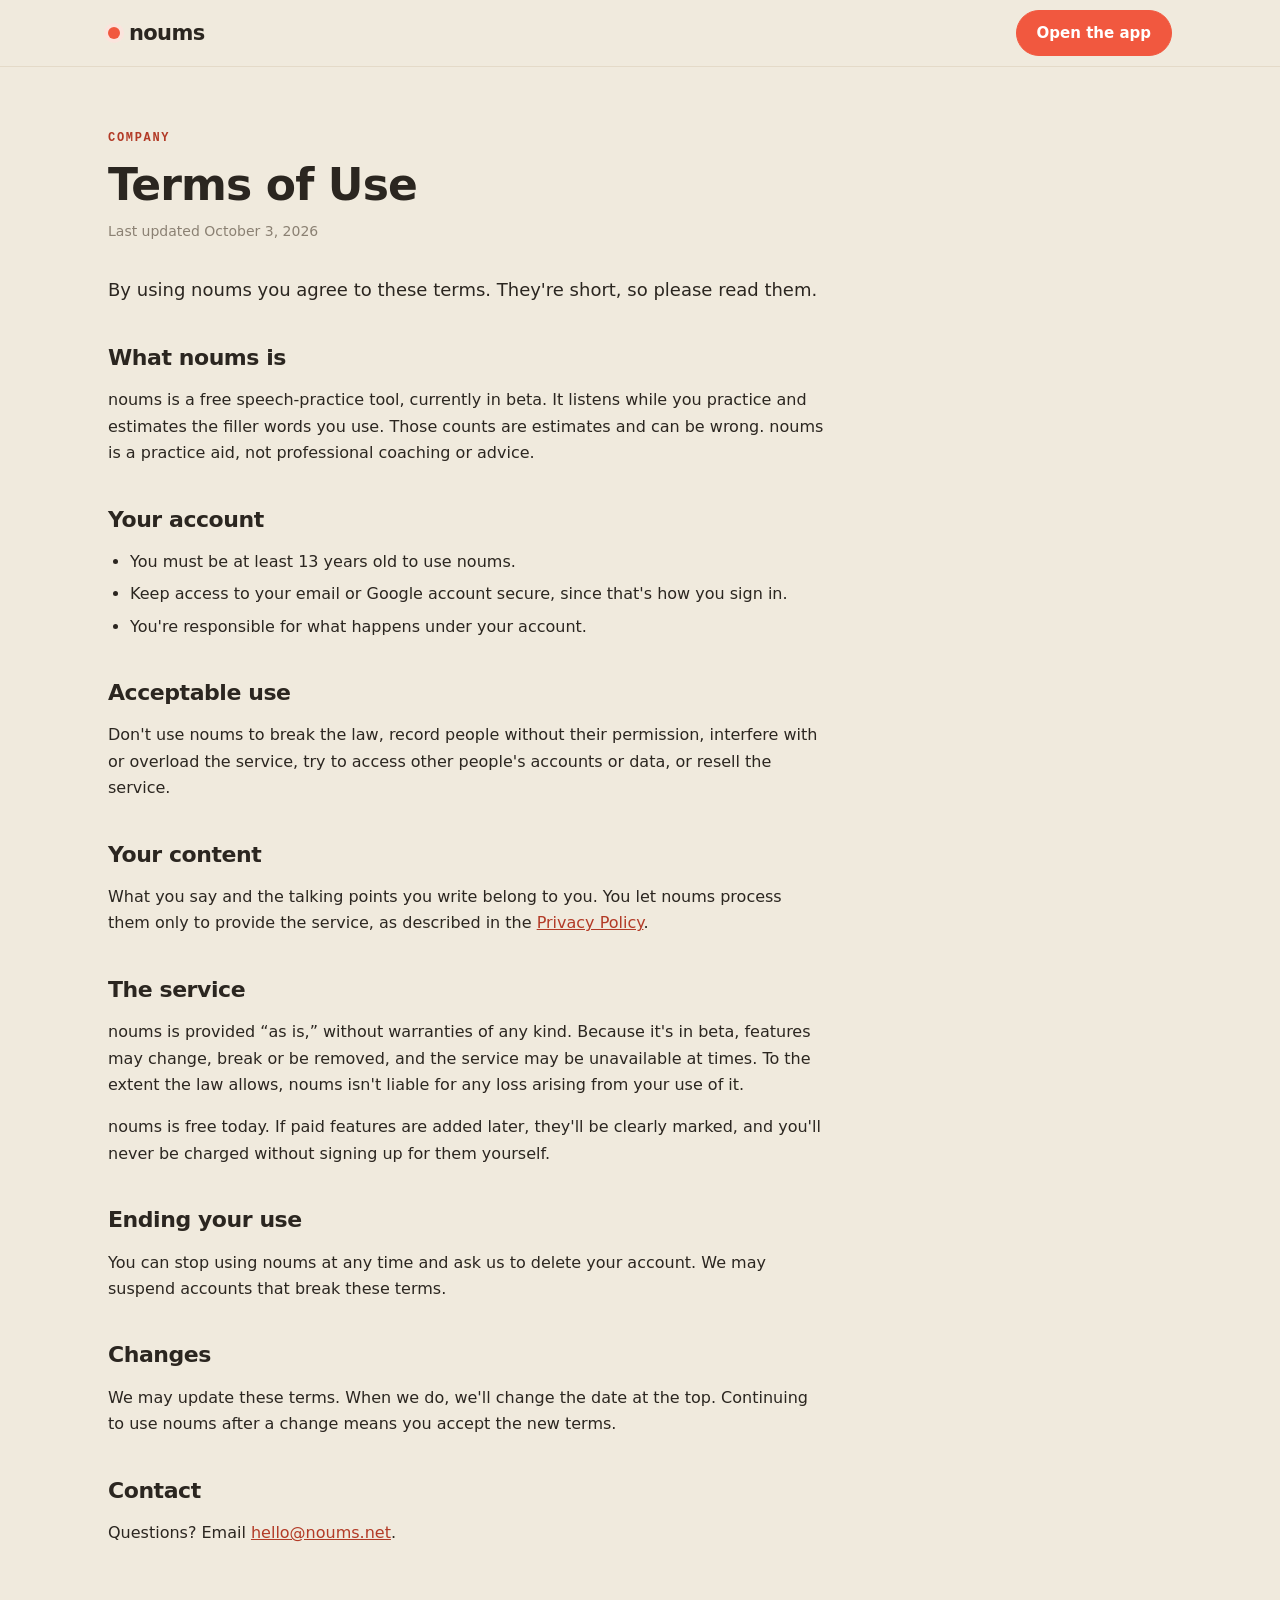
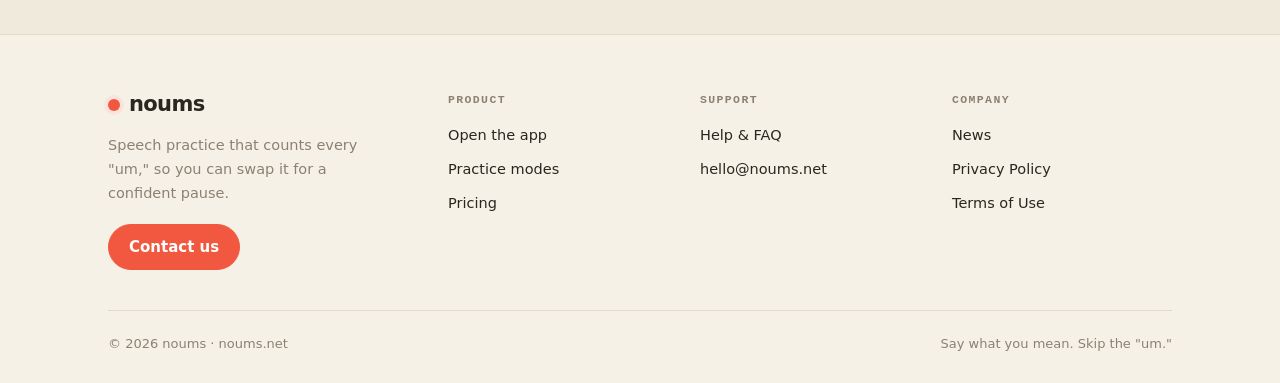
<file: terms/index.html>
<!doctype html>
<html lang="en">
<head>
<meta charset="utf-8">
<meta name="viewport" content="width=device-width, initial-scale=1">
<meta name="description" content="The terms for using noums.">
<link rel="icon" href='data:image/svg+xml,<svg xmlns="http://www.w3.org/2000/svg" viewBox="0 0 100 100"><circle cx="50" cy="50" r="38" fill="%23F1583F"/></svg>'>
<title>Terms of Use · noums</title>
<link rel="stylesheet" href="../site.css">
</head>
<body>
<nav>
  <div class="wrap nav-in">
    <a class="logo" href="../"><span class="rec" aria-hidden="true"></span>noums</a>
    <a class="btn btn-primary" href="../app/">Open the app</a>
  </div>
</nav>
<main class="wrap">
  <article class="doc">
    <span class="eyebrow">Company</span>
    <h1>Terms of Use</h1>
    <p class="updated">Last updated October 3, 2026</p>
    <p class="lede">By using noums you agree to these terms. They're short, so please read them.</p>

    <h2>What noums is</h2>
    <p>noums is a free speech-practice tool, currently in beta. It listens while you practice and estimates the filler words you use. Those counts are estimates and can be wrong. noums is a practice aid, not professional coaching or advice.</p>

    <h2>Your account</h2>
    <ul>
      <li>You must be at least 13 years old to use noums.</li>
      <li>Keep access to your email or Google account secure, since that's how you sign in.</li>
      <li>You're responsible for what happens under your account.</li>
    </ul>

    <h2>Acceptable use</h2>
    <p>Don't use noums to break the law, record people without their permission, interfere with or overload the service, try to access other people's accounts or data, or resell the service.</p>

    <h2>Your content</h2>
    <p>What you say and the talking points you write belong to you. You let noums process them only to provide the service, as described in the <a href="../privacy/">Privacy Policy</a>.</p>

    <h2>The service</h2>
    <p>noums is provided “as is,” without warranties of any kind. Because it's in beta, features may change, break or be removed, and the service may be unavailable at times. To the extent the law allows, noums isn't liable for any loss arising from your use of it.</p>
    <p>noums is free today. If paid features are added later, they'll be clearly marked, and you'll never be charged without signing up for them yourself.</p>

    <h2>Ending your use</h2>
    <p>You can stop using noums at any time and ask us to delete your account. We may suspend accounts that break these terms.</p>

    <h2>Changes</h2>
    <p>We may update these terms. When we do, we'll change the date at the top. Continuing to use noums after a change means you accept the new terms.</p>

    <h2>Contact</h2>
    <p>Questions? Email <a href="mailto:hello@noums.net">hello@noums.net</a>.</p>
  </article>
</main>
<footer>
  <div class="wrap">
    <div class="foot-grid">
      <div class="foot-brand">
        <a class="logo" href="../"><span class="rec" aria-hidden="true"></span>noums</a>
        <p>Speech practice that counts every "um," so you can swap it for a confident pause.</p>
        <a class="btn btn-primary" href="mailto:hello@noums.net">Contact us</a>
      </div>
      <div class="foot-col">
        <h4>Product</h4>
        <a href="../app/">Open the app</a>
        <a href="../#modes">Practice modes</a>
        <a href="../#pricing">Pricing</a>
      </div>
      <div class="foot-col">
        <h4>Support</h4>
        <a href="../help/">Help &amp; FAQ</a>
        <a href="mailto:hello@noums.net">hello@noums.net</a>
      </div>
      <div class="foot-col">
        <h4>Company</h4>
        <a href="../news/">News</a>
        <a href="../privacy/">Privacy Policy</a>
        <a href="../terms/">Terms of Use</a>
      </div>
    </div>
    <div class="foot-bottom">
      <span>&copy; 2026 noums · noums.net</span>
      <span>Say what you mean. Skip the "um."</span>
    </div>
  </div>
</footer>
</body>
</html>
</file>
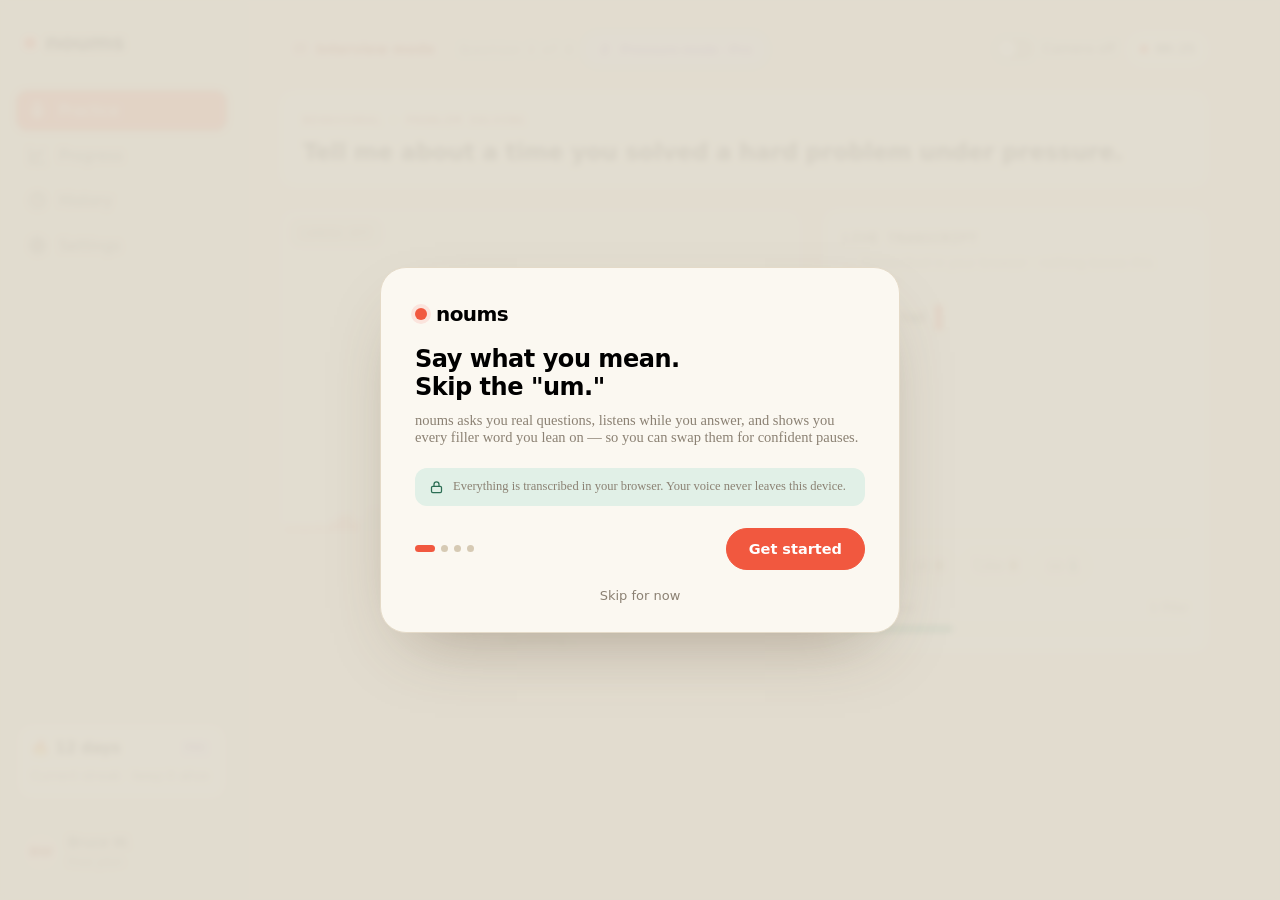
<file: design/mockup.html>
<!doctype html>
<html lang="en">
<head>
<meta charset="utf-8">
<meta name="viewport" content="width=device-width, initial-scale=1">
<meta name="description" content="noums design mockup — full app screen designs for reference.">
<link rel="icon" href='data:image/svg+xml,<svg xmlns="http://www.w3.org/2000/svg" viewBox="0 0 100 100"><circle cx="50" cy="50" r="38" fill="%23F1583F"/></svg>'>
<title>noums — practice session & progress</title>
<style>
  :root {
    --cream: #F0EADD;
    --cream-2: #E9E1D0;
    --paper: #FBF8F1;
    --paper-2: #F6F1E6;
    --ink: #2B2620;
    --ink-soft: #4E463B;
    --muted: #8B8173;
    --muted-2: #A9A08F;
    --line: #E4DAC8;
    --line-2: #D6CAB4;
    --accent: #F1583F;
    --accent-ink: #B23A26;
    --accent-wash: #FBE4DD;
    --good: #3E9C77;
    --good-ink: #2C6E54;
    --good-wash: #E1F0E7;
    --amber: #CE9427;
    --amber-ink: #8F6716;
    --amber-wash: #F7ECD4;
    --pro: #8A5CC4;
    --pro-wash: #EEE6F7;
    --radius: 18px;
    --radius-sm: 12px;
    --radius-lg: 26px;
    --font-display: "Helvetica Neue", Inter, system-ui, -apple-system, "Segoe UI", Roboto, sans-serif;
    --font-body: system-ui, -apple-system, "Segoe UI", Roboto, Helvetica, Arial, sans-serif;
    --font-mono: ui-monospace, "SF Mono", "Cascadia Code", "JetBrains Mono", Menlo, Consolas, monospace;
  }
  html, body { background: #F0EADD; }

  * { box-sizing: border-box; }
  body { margin: 0; }
  .app {
    background: var(--cream); color: var(--ink);
    font-family: var(--font-body); line-height: 1.55; -webkit-font-smoothing: antialiased;
    min-height: 100vh; display: grid; grid-template-columns: 244px 1fr;
  }
  @media (max-width: 860px) { .app { grid-template-columns: 1fr; } }
  .mono { font-family: var(--font-mono); }
  h1,h2,h3 { font-family: var(--font-display); font-weight: 700; letter-spacing: -0.02em; margin: 0; text-wrap: balance; }
  .eyebrow { font-family: var(--font-mono); font-size: 11px; letter-spacing: .13em; text-transform: uppercase; color: var(--accent-ink); font-weight: 600; }
  svg { display: block; }

  /* SIDEBAR */
  .side { background: var(--cream-2); border-right: 1px solid var(--line); padding: 22px 16px; display: flex; flex-direction: column; gap: 26px; position: sticky; top: 0; height: 100vh; }
  @media (max-width: 860px) { .side { position: static; height: auto; flex-direction: row; align-items: center; gap: 12px; overflow-x: auto; } }
  .brand { display: flex; align-items: center; gap: 9px; font-family: var(--font-display); font-weight: 700; font-size: 22px; letter-spacing: -0.03em; padding: 4px 8px; }
  .rec { width: 12px; height: 12px; border-radius: 50%; background: var(--accent); box-shadow: 0 0 0 4px var(--accent-wash); flex: none; }
  .nav { display: flex; flex-direction: column; gap: 4px; flex: 1; }
  @media (max-width: 860px) { .nav { flex-direction: row; } .brand { display: none; } }
  .nav button {
    display: flex; align-items: center; gap: 12px; width: 100%; text-align: left; cursor: pointer;
    font-family: var(--font-body); font-size: 15px; font-weight: 500; color: var(--ink-soft);
    background: transparent; border: none; padding: 11px 12px; border-radius: 12px; transition: background .14s ease, color .14s ease; white-space: nowrap;
  }
  .nav button svg { width: 19px; height: 19px; stroke: currentColor; flex: none; }
  .nav button:hover { background: var(--paper-2); color: var(--ink); }
  .nav button.active { background: var(--accent); color: #fff; }
  :root[data-theme="dark"] .nav button.active { color: #1c0f0b; }
  @media (prefers-color-scheme: dark) { .nav button.active { color: #1c0f0b; } }
  :root[data-theme="light"] .nav button.active { color: #fff; }
  .streak-mini { background: var(--paper); border: 1px solid var(--line); border-radius: 16px; padding: 13px 14px; }
  @media (max-width: 860px) { .streak-mini { display: none; } }
  .streak-mini .top { display: flex; align-items: center; justify-content: space-between; margin-bottom: 6px; }
  .streak-mini .flame { font-size: 15px; font-weight: 700; font-family: var(--font-display); display: flex; align-items: center; gap: 6px; }
  .pro-pill { font-family: var(--font-mono); font-size: 9.5px; letter-spacing: .08em; text-transform: uppercase; color: var(--pro); background: var(--pro-wash); border-radius: 6px; padding: 3px 7px; font-weight: 600; }
  .streak-mini .lbl { font-size: 12.5px; color: var(--muted); }
  .user { display: flex; align-items: center; gap: 10px; padding: 6px 8px; }
  @media (max-width: 860px) { .user .u-meta { display: none; } }
  .avatar { width: 34px; height: 34px; border-radius: 50%; background: var(--accent-wash); color: var(--accent-ink); display: grid; place-items: center; font-weight: 700; font-size: 13px; flex: none; }
  .user .nm { font-size: 14px; font-weight: 500; }
  .user .em { font-size: 12px; color: var(--muted); }

  /* MAIN */
  .main { padding: 30px 34px 48px; max-width: 1000px; }
  @media (max-width: 640px) { .main { padding: 22px 18px 40px; } }
  .view { display: none; }
  .view.on { display: block; animation: fade .3s ease; }
  @keyframes fade { from { opacity: 0; transform: translateY(6px); } to { opacity: 1; transform: none; } }

  .head { display: flex; align-items: flex-end; justify-content: space-between; gap: 16px; margin-bottom: 24px; flex-wrap: wrap; }
  .head h1 { font-size: 27px; }
  .head .sub { font-size: 14.5px; color: var(--muted); margin-top: 3px; }

  .pill { display: inline-flex; align-items: center; gap: 8px; font-size: 13.5px; font-weight: 500; background: var(--paper); border: 1px solid var(--line); border-radius: 999px; padding: 8px 14px; cursor: pointer; color: var(--ink); }
  .pill svg { width: 15px; height: 15px; stroke: currentColor; }
  .seg { display: inline-flex; background: var(--paper-2); border: 1px solid var(--line); border-radius: 999px; padding: 3px; gap: 2px; }
  .seg button { font-family: var(--font-body); font-size: 13px; font-weight: 500; border: none; background: transparent; color: var(--muted); padding: 6px 14px; border-radius: 999px; cursor: pointer; }
  .seg button.on { background: var(--paper); color: var(--ink); box-shadow: 0 1px 2px rgba(0,0,0,.06); }

  /* SESSION */
  .sess-top { display: flex; align-items: center; gap: 10px; margin-bottom: 20px; flex-wrap: wrap; }
  .sess-top .spacer { flex: 1; }
  .mode-pill { background: var(--accent-wash); color: var(--accent-ink); border: 1px solid transparent; font-weight: 600; }
  .qcount { font-family: var(--font-mono); font-size: 12.5px; color: var(--muted); }
  .toggle { display: inline-flex; align-items: center; gap: 9px; font-size: 13px; color: var(--ink-soft); cursor: pointer; user-select: none; }
  .switch { width: 38px; height: 22px; border-radius: 999px; background: var(--line-2); position: relative; transition: background .18s ease; flex: none; }
  .switch::after { content: ""; position: absolute; top: 2px; left: 2px; width: 18px; height: 18px; border-radius: 50%; background: #fff; transition: transform .18s ease; box-shadow: 0 1px 2px rgba(0,0,0,.2); }
  .toggle.on .switch { background: var(--good); }
  .toggle.on .switch::after { transform: translateX(16px); }
  .timer-box { font-family: var(--font-mono); font-size: 13px; color: var(--ink); background: var(--paper); border: 1px solid var(--line); border-radius: 999px; padding: 8px 14px; font-variant-numeric: tabular-nums; display: inline-flex; align-items: center; gap: 8px; }
  .rec-dot { width: 8px; height: 8px; border-radius: 50%; background: var(--accent); animation: pulse 1.4s ease-in-out infinite; }
  @keyframes pulse { 0%,100%{ box-shadow: 0 0 0 0 var(--accent-wash);} 50%{ box-shadow: 0 0 0 5px transparent; } }

  .sess-grid { display: grid; grid-template-columns: 1.15fr 0.85fr; gap: 18px; }
  @media (max-width: 820px) { .sess-grid { grid-template-columns: 1fr; } }
  .card { background: var(--paper); border: 1px solid var(--line); border-radius: var(--radius); }

  .qcard { padding: 22px 24px; margin-bottom: 18px; }
  .qcard .q-label { font-family: var(--font-mono); font-size: 11px; letter-spacing: .12em; text-transform: uppercase; color: var(--accent-ink); }
  .qcard .q-text { font-family: var(--font-display); font-weight: 600; font-size: 23px; letter-spacing: -0.01em; line-height: 1.22; margin-top: 9px; }

  .stage { position: relative; background: var(--paper-2); border: 1px solid var(--line); border-radius: var(--radius); overflow: hidden; }
  .stage-inner { aspect-ratio: 16 / 10; display: grid; place-items: center; position: relative; }
  .interviewer { display: flex; flex-direction: column; align-items: center; gap: 12px; color: var(--muted); }
  .iv-avatar { width: 88px; height: 88px; border-radius: 50%; background: var(--cream-2); border: 1px solid var(--line); display: grid; place-items: center; }
  .iv-avatar svg { width: 42px; height: 42px; stroke: var(--muted); }
  .cam-note { font-size: 13px; }
  .cam-live { display: none; flex-direction: column; align-items: center; gap: 10px; color: var(--good-ink); }
  .cam-live .ring2 { width: 96px; height: 96px; border-radius: 50%; border: 2px dashed var(--good); display: grid; place-items: center; }
  .cam-live .ring2 svg { width: 40px; height: 40px; stroke: var(--good); }
  .stage.cam-on .interviewer { display: none; }
  .stage.cam-on .cam-live { display: flex; }
  .cam-badge { position: absolute; top: 12px; left: 12px; font-family: var(--font-mono); font-size: 10.5px; letter-spacing: .06em; text-transform: uppercase; background: var(--cream-2); color: var(--muted); border: 1px solid var(--line); border-radius: 8px; padding: 4px 9px; }
  .stage.cam-on .cam-badge { background: var(--good-wash); color: var(--good-ink); border-color: transparent; }
  .wave-wrap { position: absolute; bottom: 0; left: 0; right: 0; height: 58px; background: linear-gradient(to top, var(--paper-2), transparent); }
  .wave { width: 100%; height: 58px; display: block; }

  .controls { display: flex; align-items: center; gap: 14px; justify-content: center; padding: 20px 0 4px; }
  .rec-btn { width: 66px; height: 66px; border-radius: 50%; background: var(--accent); border: none; cursor: pointer; display: grid; place-items: center; transition: transform .12s ease; box-shadow: 0 6px 20px -6px var(--accent); }
  .rec-btn:hover { transform: scale(1.04); }
  .rec-btn:active { transform: scale(.96); }
  .rec-btn .glyph { width: 24px; height: 24px; border-radius: 6px; background: #fff; transition: border-radius .18s ease, width .18s ease, height .18s ease; }
  .rec-btn.recording .glyph { border-radius: 3px; width: 20px; height: 20px; }
  .ctl { width: 46px; height: 46px; border-radius: 50%; background: var(--paper); border: 1px solid var(--line); cursor: pointer; display: grid; place-items: center; color: var(--ink-soft); }
  .ctl svg { width: 20px; height: 20px; stroke: currentColor; }
  .ctl:hover { border-color: var(--line-2); background: var(--paper-2); }
  .ctl-label { text-align: center; font-size: 12.5px; color: var(--muted); margin-top: 8px; }

  /* live transcript panel */
  .live-panel { padding: 20px; display: flex; flex-direction: column; height: 100%; }
  .live-panel h3 { font-size: 14px; font-family: var(--font-mono); font-weight: 600; letter-spacing: .04em; text-transform: uppercase; color: var(--muted); margin-bottom: 4px; }
  .live-hint { font-size: 12px; color: var(--muted-2); margin-bottom: 14px; display: flex; align-items: center; gap: 6px; }
  .live-hint svg { width: 13px; height: 13px; stroke: currentColor; }
  .transcript { font-family: var(--font-mono); font-size: 13.5px; line-height: 1.85; color: var(--ink); flex: 1; min-height: 120px; }
  .transcript .fill { background: var(--amber-wash); color: var(--amber-ink); padding: 1px 5px; border-radius: 6px; font-weight: 600; }
  .caret { display: inline-block; width: 7px; background: var(--accent); margin-left: 1px; animation: blink 1s steps(1) infinite; }
  @keyframes blink { 50% { opacity: 0; } }
  .tally { display: flex; gap: 7px; flex-wrap: wrap; margin-top: 16px; padding-top: 16px; border-top: 1px solid var(--line); }
  .chip { font-family: var(--font-mono); font-size: 12px; padding: 6px 11px; border-radius: 999px; background: var(--paper-2); border: 1px solid var(--line); color: var(--muted); display: flex; align-items: center; gap: 7px; font-variant-numeric: tabular-nums; }
  .chip b { color: var(--amber-ink); font-weight: 700; }
  .chip.zero b { color: var(--good-ink); }
  .answer-meter { margin-top: 16px; }
  .answer-meter .row { display: flex; justify-content: space-between; font-size: 12.5px; color: var(--muted); margin-bottom: 7px; }
  .meter-track { height: 8px; background: var(--paper-2); border-radius: 999px; overflow: hidden; }
  .meter-fill { height: 100%; width: 22%; background: var(--good); border-radius: 999px; transition: width .5s ease, background .5s ease; }

  /* DASHBOARD */
  .metrics { display: grid; grid-template-columns: repeat(4, 1fr); gap: 14px; margin-bottom: 18px; }
  @media (max-width: 720px) { .metrics { grid-template-columns: repeat(2, 1fr); } }
  .metric { background: var(--paper); border: 1px solid var(--line); border-radius: var(--radius); padding: 17px 18px; position: relative; }
  .metric .k { font-size: 12.5px; color: var(--muted); display: flex; align-items: center; gap: 6px; }
  .metric .k svg { width: 14px; height: 14px; stroke: currentColor; }
  .metric .v { font-family: var(--font-display); font-weight: 700; font-size: 30px; letter-spacing: -0.03em; margin-top: 6px; font-variant-numeric: tabular-nums; }
  .metric .v small { font-size: 15px; color: var(--muted); font-weight: 500; }
  .trend { font-family: var(--font-mono); font-size: 12px; margin-top: 5px; display: inline-flex; align-items: center; gap: 4px; }
  .trend.down { color: var(--good-ink); }
  .trend.up { color: var(--good-ink); }
  .metric.locked .v { color: var(--muted-2); }
  .lock-badge { position: absolute; top: 15px; right: 15px; }
  .lock-badge .pro-pill { display: inline-flex; align-items: center; gap: 4px; }
  .lock-badge svg { width: 11px; height: 11px; stroke: var(--pro); }

  .chart-card { padding: 22px 24px; margin-bottom: 18px; }
  .chart-card .ct-head { display: flex; align-items: center; justify-content: space-between; margin-bottom: 4px; }
  .chart-card h3 { font-size: 17px; }
  .chart-card .ct-sub { font-size: 13px; color: var(--muted); margin-bottom: 14px; }
  .chart-wrap { position: relative; height: 190px; }
  .chart-wrap canvas { width: 100%; height: 100%; display: block; }

  .dash-2 { display: grid; grid-template-columns: 1fr 1fr; gap: 18px; margin-bottom: 18px; }
  @media (max-width: 760px) { .dash-2 { grid-template-columns: 1fr; } }
  .panel { padding: 22px 24px; }
  .panel h3 { font-size: 16px; margin-bottom: 3px; }
  .panel .p-sub { font-size: 13px; color: var(--muted); margin-bottom: 18px; }
  .bar-row { display: grid; grid-template-columns: 66px 1fr 34px; align-items: center; gap: 12px; margin-bottom: 12px; }
  .bar-row .word { font-family: var(--font-mono); font-size: 13.5px; }
  .bar-track { height: 9px; background: var(--paper-2); border-radius: 999px; overflow: hidden; }
  .bar-fill { height: 100%; border-radius: 999px; background: var(--amber); width: 0; transition: width .9s cubic-bezier(.2,.7,.2,1); }
  .bar-row .cnt { font-family: var(--font-mono); font-size: 12.5px; color: var(--muted); text-align: right; font-variant-numeric: tabular-nums; }

  /* streak calendar */
  .cal-head { display: flex; align-items: center; gap: 8px; margin-bottom: 4px; }
  .cal-head .flame-n { font-family: var(--font-display); font-weight: 700; font-size: 16px; }
  .cal { display: grid; grid-template-columns: repeat(7, 1fr); gap: 6px; margin-top: 16px; }
  .cal .cell { aspect-ratio: 1; border-radius: 7px; background: var(--paper-2); }
  .cal .cell.l1 { background: color-mix(in srgb, var(--good) 28%, var(--paper-2)); }
  .cal .cell.l2 { background: color-mix(in srgb, var(--good) 55%, var(--paper-2)); }
  .cal .cell.l3 { background: var(--good); }
  .cal .cell.today { outline: 2px solid var(--accent); outline-offset: 1px; }
  .cal-legend { display: flex; align-items: center; gap: 7px; font-size: 11.5px; color: var(--muted); margin-top: 12px; justify-content: flex-end; }
  .cal-legend .sw { width: 11px; height: 11px; border-radius: 3px; }

  /* recent sessions */
  .sessions { margin-top: 4px; }
  .sess-row { display: flex; align-items: center; gap: 14px; padding: 13px 4px; border-bottom: 1px solid var(--line); }
  .sess-row:last-child { border-bottom: none; }
  .sess-ic { width: 38px; height: 38px; border-radius: 11px; display: grid; place-items: center; flex: none; }
  .sess-ic svg { width: 18px; height: 18px; stroke: currentColor; }
  .sess-row .nm { font-size: 14.5px; font-weight: 500; }
  .sess-row .mt { font-size: 12.5px; color: var(--muted); font-family: var(--font-mono); }
  .sess-row .spacer { flex: 1; }
  .score-badge { font-family: var(--font-mono); font-size: 13px; font-weight: 600; padding: 5px 11px; border-radius: 9px; background: var(--good-wash); color: var(--good-ink); }
  .score-badge.mid { background: var(--amber-wash); color: var(--amber-ink); }

  .upsell { margin-top: 20px; background: var(--pro-wash); border: 1px solid color-mix(in srgb, var(--pro) 30%, transparent); border-radius: var(--radius); padding: 18px 22px; display: flex; align-items: center; gap: 16px; flex-wrap: wrap; }
  .upsell .txt { flex: 1; min-width: 200px; }
  .upsell h3 { font-size: 16px; color: var(--pro); }
  .upsell p { font-size: 13.5px; color: var(--ink-soft); margin: 4px 0 0; }
  .btn-pro { font-family: var(--font-body); font-weight: 600; font-size: 14px; background: var(--pro); color: #fff; border: none; border-radius: 11px; padding: 11px 18px; cursor: pointer; }
  .btn-pro:hover { filter: brightness(1.05); }

  /* RECAP */
  .recap-hero { display: grid; grid-template-columns: 0.95fr 1.05fr; gap: 18px; margin-bottom: 18px; }
  @media (max-width: 820px) { .recap-hero { grid-template-columns: 1fr; } }
  .score-card { padding: 26px; display: flex; flex-direction: column; }
  .score-ring { display: flex; align-items: center; gap: 22px; }
  .ring { width: 118px; height: 118px; flex: none; }
  .score-lead h3 { font-size: 19px; margin-bottom: 4px; }
  .score-lead p { font-size: 14px; color: var(--muted); margin: 0; }
  .delta { display: inline-flex; align-items: center; gap: 5px; font-family: var(--font-mono); font-size: 12px; color: var(--good-ink); background: var(--good-wash); border-radius: 999px; padding: 4px 11px; margin-top: 10px; }
  .recap-metrics { display: grid; grid-template-columns: repeat(3, 1fr); gap: 12px; margin-top: 22px; }
  .r-metric { background: var(--paper-2); border-radius: var(--radius-sm); padding: 13px 14px; }
  .r-metric .k { font-size: 12px; color: var(--muted); }
  .r-metric .v { font-family: var(--font-display); font-weight: 700; font-size: 23px; letter-spacing: -0.02em; margin-top: 2px; font-variant-numeric: tabular-nums; }
  .r-metric .u { font-size: 11.5px; color: var(--muted-2); font-family: var(--font-mono); }
  .replay-card { padding: 24px 26px; }
  .replay-card h3 { font-size: 16px; margin-bottom: 3px; }
  .replay-card .p-sub { font-size: 13px; color: var(--muted); margin-bottom: 14px; }
  .replay-text { font-family: var(--font-mono); font-size: 13.5px; line-height: 1.9; color: var(--ink); background: var(--paper-2); border-radius: var(--radius-sm); padding: 16px 18px; }
  .replay-text .fill { background: var(--amber-wash); color: var(--amber-ink); padding: 1px 5px; border-radius: 6px; font-weight: 600; }
  .replay-text .pause { color: var(--good-ink); background: var(--good-wash); padding: 1px 6px; border-radius: 6px; font-weight: 600; }
  .replay-legend { display: flex; gap: 16px; margin-top: 12px; font-size: 12px; color: var(--muted); }
  .replay-legend .sw { display: inline-block; width: 10px; height: 10px; border-radius: 3px; margin-right: 6px; vertical-align: -1px; }
  .tip { margin-top: 18px; padding: 15px 17px; border-radius: var(--radius-sm); background: var(--good-wash); border: 1px solid color-mix(in srgb, var(--good) 25%, transparent); font-size: 14px; color: var(--ink); display: flex; gap: 11px; }
  .tip svg { width: 18px; height: 18px; flex: none; stroke: var(--good-ink); margin-top: 2px; }
  .recap-actions { display: flex; gap: 12px; margin-top: 22px; flex-wrap: wrap; }
  .btn-accent { font-family: var(--font-body); font-weight: 600; font-size: 14.5px; background: var(--accent); color: #fff; border: 1px solid var(--accent); border-radius: 999px; padding: 12px 22px; cursor: pointer; transition: transform .12s ease; }
  .btn-accent:hover { background: var(--accent-ink); border-color: var(--accent-ink); }
  .btn-accent:active { transform: scale(.97); }
  .btn-ghost { font-family: var(--font-body); font-weight: 600; font-size: 14.5px; background: var(--paper); color: var(--ink); border: 1px solid var(--line-2); border-radius: 999px; padding: 12px 22px; cursor: pointer; }
  .btn-ghost:hover { background: var(--paper-2); }

  /* SETTINGS */
  .set-card { padding: 22px 24px; margin-bottom: 16px; }
  .set-card h3 { font-size: 16px; margin-bottom: 3px; }
  .set-card .p-sub { font-size: 13px; color: var(--muted); margin-bottom: 16px; }
  .set-row { display: flex; align-items: center; justify-content: space-between; gap: 16px; padding: 13px 0; border-top: 1px solid var(--line); flex-wrap: wrap; }
  .set-row:first-of-type { border-top: none; }
  .set-row .lbl .t1 { font-size: 14.5px; font-weight: 500; }
  .set-row .lbl .t2 { font-size: 12.5px; color: var(--muted); margin-top: 1px; }
  .sel { font-family: var(--font-body); font-size: 13.5px; color: var(--ink); background: var(--paper-2); border: 1px solid var(--line); border-radius: 999px; padding: 8px 14px; cursor: pointer; }
  .fill-chips { display: flex; gap: 8px; flex-wrap: wrap; }
  .f-chip { font-family: var(--font-mono); font-size: 13px; padding: 8px 15px; border-radius: 999px; background: var(--paper-2); border: 1px solid var(--line); color: var(--muted); cursor: pointer; user-select: none; transition: all .14s ease; }
  .f-chip.on { background: var(--amber-wash); border-color: color-mix(in srgb, var(--amber) 40%, transparent); color: var(--amber-ink); font-weight: 600; }
  .slider-row { display: flex; align-items: center; gap: 14px; }
  .slider-row input[type="range"] { flex: 1; accent-color: var(--accent); }
  .mic-meter { display: flex; align-items: center; gap: 10px; min-width: 160px; }
  .mic-meter .track { flex: 1; height: 8px; background: var(--paper-2); border-radius: 999px; overflow: hidden; }
  .mic-meter .lvl { height: 100%; width: 40%; background: var(--good); border-radius: 999px; transition: width .12s linear; }
  .plan-line { display: flex; align-items: center; gap: 10px; }
  .plan-badge { font-family: var(--font-mono); font-size: 11px; letter-spacing: .06em; text-transform: uppercase; background: var(--paper-2); border: 1px solid var(--line); border-radius: 999px; padding: 4px 11px; color: var(--muted); }

  /* PRESSURE MODE */
  .pro-mode-pill { background: var(--pro-wash); color: var(--pro); border: 1px solid color-mix(in srgb, var(--pro) 30%, transparent); font-weight: 600; }
  .stage.pressure { border-color: color-mix(in srgb, var(--pro) 40%, var(--line)); }
  .p-bubbles { position: absolute; left: 16px; right: 16px; bottom: 66px; display: flex; flex-direction: column; gap: 8px; align-items: flex-start; }
  .p-bubble { max-width: 78%; background: var(--paper); border: 1px solid color-mix(in srgb, var(--pro) 35%, var(--line)); border-radius: 14px 14px 14px 4px; padding: 9px 13px; font-size: 13px; color: var(--ink); box-shadow: 0 6px 18px -10px rgba(88,66,38,.35); opacity: 0; transform: translateY(6px); animation: bubbleIn .4s ease forwards; }
  .p-bubble .who { font-family: var(--font-mono); font-size: 10px; letter-spacing: .08em; text-transform: uppercase; color: var(--pro); display: block; margin-bottom: 2px; }
  .p-bubble:nth-child(2) { animation-delay: 1.6s; }
  @keyframes bubbleIn { to { opacity: 1; transform: none; } }
  .transcript .interject { color: var(--pro); background: var(--pro-wash); padding: 1px 6px; border-radius: 6px; font-weight: 600; }
  .composure { margin-top: 16px; padding-top: 16px; border-top: 1px solid var(--line); }
  .composure .row { display: flex; justify-content: space-between; font-size: 12.5px; color: var(--muted); margin-bottom: 7px; }
  .composure .row b { color: var(--ink); font-family: var(--font-mono); font-weight: 600; }

  /* ONBOARDING */
  .onb { position: fixed; inset: 0; z-index: 100; background: color-mix(in srgb, var(--cream) 88%, #000 6%); backdrop-filter: blur(3px); display: none; align-items: center; justify-content: center; padding: 20px; }
  .onb.open { display: flex; }
  .onb-card { background: var(--paper); border: 1px solid var(--line); border-radius: var(--radius-lg); max-width: 520px; width: 100%; padding: 34px 34px 28px; box-shadow: 0 30px 70px -30px rgba(88,66,38,.4); }
  .onb-step { display: none; }
  .onb-step.on { display: block; animation: fade .3s ease; }
  .onb-brand { display: flex; align-items: center; gap: 9px; font-family: var(--font-display); font-weight: 700; font-size: 20px; letter-spacing: -0.03em; margin-bottom: 20px; }
  .onb h2 { font-size: 24px; line-height: 1.15; margin-bottom: 10px; }
  .onb .lede { font-size: 14.5px; color: var(--muted); margin: 0 0 22px; }
  .goal-grid { display: grid; gap: 10px; margin-bottom: 22px; }
  .goal { display: flex; align-items: center; gap: 14px; background: var(--paper-2); border: 1.5px solid var(--line); border-radius: var(--radius-sm); padding: 14px 16px; cursor: pointer; transition: border-color .14s ease, background .14s ease; }
  .goal.on { border-color: var(--accent); background: var(--accent-wash); }
  .goal .g-ic { width: 38px; height: 38px; border-radius: 11px; background: var(--paper); display: grid; place-items: center; flex: none; }
  .goal .g-ic svg { width: 18px; height: 18px; stroke: var(--ink-soft); }
  .goal.on .g-ic svg { stroke: var(--accent-ink); }
  .goal .g-t1 { font-size: 14.5px; font-weight: 600; }
  .goal .g-t2 { font-size: 12.5px; color: var(--muted); }
  .onb-foot { display: flex; align-items: center; justify-content: space-between; margin-top: 6px; }
  .dots { display: flex; gap: 6px; }
  .dot { width: 7px; height: 7px; border-radius: 50%; background: var(--line-2); transition: all .2s ease; }
  .dot.on { background: var(--accent); width: 20px; border-radius: 999px; }
  .skip { font-size: 13px; color: var(--muted); background: none; border: none; cursor: pointer; font-family: var(--font-body); }
  .skip:hover { color: var(--ink); }
  .onb-note { display: flex; align-items: flex-start; gap: 9px; font-size: 12.5px; color: var(--muted); background: var(--good-wash); border-radius: var(--radius-sm); padding: 11px 14px; margin-bottom: 22px; }
  .onb-note svg { width: 15px; height: 15px; stroke: var(--good-ink); flex: none; margin-top: 1px; }
  .onb-mic { margin-bottom: 22px; }

  /* MOBILE POLISH */
  @media (max-width: 640px) {
    .head h1 { font-size: 22px; }
    .qcard { padding: 18px; }
    .qcard .q-text { font-size: 19px; }
    .sess-top { gap: 8px; }
    .sess-top .pill, .timer-box { padding: 7px 12px; font-size: 12.5px; }
    .metrics { gap: 10px; }
    .metric .v { font-size: 25px; }
    .score-ring { flex-direction: column; align-items: flex-start; gap: 14px; }
    .recap-metrics { grid-template-columns: 1fr 1fr; }
    .recap-actions .btn-accent, .recap-actions .btn-ghost { flex: 1; text-align: center; }
    .set-row { align-items: flex-start; flex-direction: column; gap: 10px; }
    .onb-card { padding: 24px 22px 20px; }
    .onb h2 { font-size: 21px; }
    .p-bubbles { bottom: 12px; }
    .p-bubble { max-width: 95%; font-size: 12.5px; }
    .side { padding: 12px 12px; }
    .nav button { padding: 9px 11px; font-size: 14px; }
  }

  @media (prefers-reduced-motion: reduce) { .rec-dot, .caret { animation: none; } .view.on, .onb-step.on { animation: none; } .p-bubble { animation: none; opacity: 1; transform: none; } }
</style>
</head>
<body>

<div class="app">
  <aside class="side">
    <div class="brand"><span class="rec" aria-hidden="true"></span>noums</div>
    <nav class="nav">
      <button data-view="practice" class="active" aria-label="Practice">
        <svg viewBox="0 0 24 24" fill="none" stroke-width="2" stroke-linecap="round" stroke-linejoin="round"><path d="M12 2a3 3 0 0 0-3 3v6a3 3 0 0 0 6 0V5a3 3 0 0 0-3-3Z"/><path d="M5 11a7 7 0 0 0 14 0M12 18v4"/></svg>
        Practice
      </button>
      <button data-view="progress" aria-label="Progress">
        <svg viewBox="0 0 24 24" fill="none" stroke-width="2" stroke-linecap="round" stroke-linejoin="round"><path d="M3 3v18h18"/><path d="M7 14l4-5 3 3 5-7"/></svg>
        Progress
      </button>
      <button data-view="progress" aria-label="History">
        <svg viewBox="0 0 24 24" fill="none" stroke-width="2" stroke-linecap="round" stroke-linejoin="round"><circle cx="12" cy="12" r="9"/><path d="M12 7v5l3 2"/></svg>
        History
      </button>
      <button data-view="settings" aria-label="Settings">
        <svg viewBox="0 0 24 24" fill="none" stroke-width="2" stroke-linecap="round" stroke-linejoin="round"><circle cx="12" cy="12" r="3"/><path d="M19 12a7 7 0 0 0-.1-1.3l2-1.6-2-3.4-2.4 1a7 7 0 0 0-2.2-1.3L14 2h-4l-.3 2.4a7 7 0 0 0-2.2 1.3l-2.4-1-2 3.4 2 1.6A7 7 0 0 0 5 12a7 7 0 0 0 .1 1.3l-2 1.6 2 3.4 2.4-1a7 7 0 0 0 2.2 1.3L10 22h4l.3-2.4a7 7 0 0 0 2.2-1.3l2.4 1 2-3.4-2-1.6c.06-.43.1-.86.1-1.3Z"/></svg>
        Settings
      </button>
    </nav>
    <div class="streak-mini">
      <div class="top"><span class="flame">🔥 12 days</span><span class="pro-pill">Pro</span></div>
      <div class="lbl">Current streak · keep it alive</div>
    </div>
    <div class="user">
      <div class="avatar">BW</div>
      <div class="u-meta"><div class="nm">Bruce W.</div><div class="em">Free plan</div></div>
    </div>
  </aside>

  <main class="main">

    <!-- SESSION VIEW -->
    <section class="view on" id="view-practice">
      <div class="sess-top">
        <span class="pill mode-pill">
          <svg viewBox="0 0 24 24" fill="none" stroke-width="2" stroke-linecap="round" stroke-linejoin="round"><path d="M5 4h14v11H7l-2 2z"/></svg>
          Interview mode
        </span>
        <span class="qcount">Question 2 of 8</span>
        <button class="pill pro-mode-pill" id="toPressure" style="cursor:pointer">
          <svg viewBox="0 0 24 24" fill="none" stroke-width="2" stroke-linecap="round" stroke-linejoin="round"><path d="M13 2 4 14h6l-1 8 9-12h-6z"/></svg>
          Pressure mode · Pro
        </button>
        <span class="spacer"></span>
        <span class="toggle" id="camToggle">
          <span class="switch" aria-hidden="true"></span>
          <span id="camLabel">Camera off</span>
        </span>
        <span class="timer-box"><span class="rec-dot" aria-hidden="true"></span><span id="timer">00:24</span></span>
      </div>

      <div class="qcard card">
        <div class="q-label">Behavioral · Problem solving</div>
        <div class="q-text">Tell me about a time you solved a hard problem under pressure.</div>
      </div>

      <div class="sess-grid">
        <div>
          <div class="stage" id="stage">
            <div class="stage-inner">
              <span class="cam-badge" id="camBadge">Camera off</span>
              <div class="interviewer">
                <div class="iv-avatar"><svg viewBox="0 0 24 24" fill="none" stroke-width="1.6" stroke-linecap="round" stroke-linejoin="round"><circle cx="12" cy="8" r="4"/><path d="M4 21a8 8 0 0 1 16 0"/></svg></div>
                <div class="cam-note">Audio only — speak your answer out loud</div>
              </div>
              <div class="cam-live">
                <div class="ring2"><svg viewBox="0 0 24 24" fill="none" stroke-width="1.6" stroke-linecap="round" stroke-linejoin="round"><path d="M23 7l-7 5 7 5V7z"/><rect x="1" y="5" width="15" height="14" rx="3"/></svg></div>
                <div class="cam-note" style="color:var(--good-ink)">Camera on — you're on screen</div>
              </div>
              <div class="wave-wrap"><canvas class="wave" id="wave" width="960" height="116" aria-hidden="true"></canvas></div>
            </div>
          </div>

          <div class="controls">
            <div>
              <button class="ctl" aria-label="Skip question"><svg viewBox="0 0 24 24" fill="none" stroke-width="2" stroke-linecap="round" stroke-linejoin="round"><path d="M5 4l10 8-10 8zM19 5v14"/></svg></button>
              <div class="ctl-label">Skip</div>
            </div>
            <div>
              <button class="rec-btn recording" id="recBtn" aria-label="Stop recording"><span class="glyph"></span></button>
              <div class="ctl-label" id="recLabel">Recording…</div>
            </div>
            <div>
              <button class="ctl" id="endBtn" aria-label="End session"><svg viewBox="0 0 24 24" fill="none" stroke-width="2" stroke-linecap="round" stroke-linejoin="round"><path d="M18 6 6 18M6 6l12 12"/></svg></button>
              <div class="ctl-label">End</div>
            </div>
          </div>
        </div>

        <div class="card live-panel">
          <h3>Live transcript</h3>
          <div class="live-hint"><svg viewBox="0 0 24 24" fill="none" stroke-width="2" stroke-linecap="round" stroke-linejoin="round"><path d="M12 2a3 3 0 0 0-3 3v6a3 3 0 0 0 6 0V5a3 3 0 0 0-3-3Z"/><path d="M5 11a7 7 0 0 0 14 0"/></svg> Transcribed in your browser · nothing leaves this device</div>
          <div class="transcript" id="transcript"></div>
          <div class="tally">
            <span class="chip">um <b id="c-um">0</b></span>
            <span class="chip">uh <b id="c-uh">0</b></span>
            <span class="chip">like <b id="c-like">0</b></span>
            <span class="chip zero">so <b id="c-so">0</b></span>
          </div>
          <div class="answer-meter">
            <div class="row"><span>This answer</span><span id="meterLabel">Clean so far</span></div>
            <div class="meter-track"><div class="meter-fill" id="meterFill"></div></div>
          </div>
        </div>
      </div>
    </section>

    <!-- PROGRESS VIEW -->
    <section class="view" id="view-progress">
      <div class="head">
        <div>
          <span class="eyebrow">Your progress</span>
          <h1>Nice work, Bruce.</h1>
          <div class="sub">You've cut your fillers almost in half this month.</div>
        </div>
        <div class="seg">
          <button class="on">This month</button>
          <button>All time</button>
        </div>
      </div>

      <div class="metrics">
        <div class="metric locked">
          <div class="lock-badge"><span class="pro-pill"><svg viewBox="0 0 24 24" fill="none" stroke-width="2" stroke-linecap="round" stroke-linejoin="round"><rect x="4" y="10" width="16" height="10" rx="2"/><path d="M8 10V7a4 4 0 0 1 8 0v3"/></svg>Pro</span></div>
          <div class="k">🔥 Current streak</div>
          <div class="v">12 <small>days</small></div>
          <div class="trend down">Best yet</div>
        </div>
        <div class="metric">
          <div class="k"><svg viewBox="0 0 24 24" fill="none" stroke-width="2" stroke-linecap="round" stroke-linejoin="round"><path d="M12 2a3 3 0 0 0-3 3v6a3 3 0 0 0 6 0V5a3 3 0 0 0-3-3Z"/><path d="M5 11a7 7 0 0 0 14 0"/></svg> Sessions this week</div>
          <div class="v">6</div>
          <div class="trend down">▲ 2 vs last week</div>
        </div>
        <div class="metric">
          <div class="k"><svg viewBox="0 0 24 24" fill="none" stroke-width="2" stroke-linecap="round" stroke-linejoin="round"><path d="M4 20V10M12 20V4M20 20v-6"/></svg> Avg fillers / min</div>
          <div class="v">2.4</div>
          <div class="trend down">▼ 41% from 4.1</div>
        </div>
        <div class="metric">
          <div class="k"><svg viewBox="0 0 24 24" fill="none" stroke-width="2" stroke-linecap="round" stroke-linejoin="round"><path d="M12 2l2.9 6.3 6.6.6-5 4.4 1.5 6.5L12 17l-6 3.3 1.5-6.5-5-4.4 6.6-.6z"/></svg> Fluency score</div>
          <div class="v">82</div>
          <div class="trend up">▲ 14 pts</div>
        </div>
      </div>

      <div class="card chart-card">
        <div class="ct-head">
          <div><h3>Fillers per minute</h3></div>
          <span class="qcount">last 14 sessions</span>
        </div>
        <div class="ct-sub">Lower is better — you're trending the right way.</div>
        <div class="chart-wrap"><canvas id="trend" aria-label="Filler-per-minute trend, declining over the last 14 sessions"></canvas></div>
      </div>

      <div class="dash-2">
        <div class="card panel">
          <h3>What you lean on</h3>
          <p class="p-sub">Most common fillers this month</p>
          <div class="bar-row"><span class="word">so</span><div class="bar-track"><div class="bar-fill" data-w="84"></div></div><span class="cnt">48</span></div>
          <div class="bar-row"><span class="word">um</span><div class="bar-track"><div class="bar-fill" data-w="60"></div></div><span class="cnt">34</span></div>
          <div class="bar-row"><span class="word">like</span><div class="bar-track"><div class="bar-fill" data-w="41"></div></div><span class="cnt">23</span></div>
          <div class="bar-row"><span class="word">you know</span><div class="bar-track"><div class="bar-fill" data-w="23"></div></div><span class="cnt">13</span></div>
          <div class="bar-row"><span class="word">uh</span><div class="bar-track"><div class="bar-fill" data-w="14"></div></div><span class="cnt">8</span></div>
        </div>

        <div class="card panel">
          <div class="cal-head"><span class="flame-n">🔥 12-day streak</span><span class="pro-pill">Pro</span></div>
          <p class="p-sub">Every day you practiced, going back 5 weeks</p>
          <div class="cal" id="cal"></div>
          <div class="cal-legend"><span>Less</span><span class="sw" style="background:var(--paper-2)"></span><span class="sw" style="background:color-mix(in srgb,var(--good) 28%,var(--paper-2))"></span><span class="sw" style="background:color-mix(in srgb,var(--good) 55%,var(--paper-2))"></span><span class="sw" style="background:var(--good)"></span><span>More</span></div>
        </div>
      </div>

      <div class="card panel">
        <h3>Recent sessions</h3>
        <p class="p-sub">Your last few runs</p>
        <div class="sessions">
          <div class="sess-row">
            <div class="sess-ic" style="background:var(--accent-wash);color:var(--accent-ink)"><svg viewBox="0 0 24 24" fill="none" stroke-width="2" stroke-linecap="round" stroke-linejoin="round"><path d="M5 4h14v11H7l-2 2z"/></svg></div>
            <div><div class="nm">Interview · Problem solving</div><div class="mt">Today · 2:51 · 6 fillers</div></div>
            <span class="spacer"></span><span class="score-badge">82</span>
          </div>
          <div class="sess-row">
            <div class="sess-ic" style="background:var(--good-wash);color:var(--good-ink)"><svg viewBox="0 0 24 24" fill="none" stroke-width="2" stroke-linecap="round" stroke-linejoin="round"><path d="M3 5h18v11H3zM8 21h8M12 16v5"/></svg></div>
            <div><div class="nm">Presentation · Q3 kickoff</div><div class="mt">Yesterday · 4:12 · 11 fillers</div></div>
            <span class="spacer"></span><span class="score-badge mid">74</span>
          </div>
          <div class="sess-row">
            <div class="sess-ic" style="background:var(--amber-wash);color:var(--amber-ink)"><svg viewBox="0 0 24 24" fill="none" stroke-width="2" stroke-linecap="round" stroke-linejoin="round"><path d="M21 15a2 2 0 0 1-2 2H7l-4 4V5a2 2 0 0 1 2-2h14a2 2 0 0 1 2 2z"/></svg></div>
            <div><div class="nm">Free talk · Warm-up</div><div class="mt">2 days ago · 2:00 · 5 fillers</div></div>
            <span class="spacer"></span><span class="score-badge">80</span>
          </div>
        </div>
      </div>

      <div class="upsell">
        <div class="txt">
          <h3>Unlock your full history with Pro</h3>
          <p>Streaks, unlimited sessions, saved recordings, and the pressure-interview mode — $9/month.</p>
        </div>
        <button class="btn-pro">Go Pro</button>
      </div>
    </section>

    <!-- RECAP VIEW -->
    <section class="view" id="view-recap">
      <div class="head">
        <div>
          <span class="eyebrow">Session recap</span>
          <h1>That's the tape.</h1>
          <div class="sub">Interview mode · Problem solving · 2:51</div>
        </div>
      </div>

      <div class="recap-hero">
        <div class="card score-card">
          <div class="score-ring">
            <svg class="ring" viewBox="0 0 120 120">
              <circle cx="60" cy="60" r="50" fill="none" stroke="var(--line)" stroke-width="12"/>
              <circle id="rc-ring" cx="60" cy="60" r="50" fill="none" stroke="var(--good)" stroke-width="12" stroke-linecap="round" stroke-dasharray="314" stroke-dashoffset="314" transform="rotate(-90 60 60)"/>
              <text x="60" y="59" text-anchor="middle" font-family="var(--font-display)" font-weight="700" font-size="30" fill="var(--ink)" id="rc-num" style="letter-spacing:-1px">0</text>
              <text x="60" y="76" text-anchor="middle" font-family="var(--font-mono)" font-size="10" fill="var(--muted)" letter-spacing="1">FLUENCY</text>
            </svg>
            <div class="score-lead">
              <h3>Clear and steady</h3>
              <p>You paused instead of filling 7 times. That's the habit forming.</p>
              <span class="delta">▲ up 14 pts from last session</span>
            </div>
          </div>
          <div class="recap-metrics">
            <div class="r-metric"><div class="k">Fillers</div><div class="v">6</div><div class="u">2.1 / min</div></div>
            <div class="r-metric"><div class="k">Pace</div><div class="v">138</div><div class="u">words / min</div></div>
            <div class="r-metric"><div class="k">Longest clean run</div><div class="v">48s</div><div class="u">personal best</div></div>
          </div>
          <div class="recap-actions">
            <button class="btn-accent" id="againBtn">Practice again</button>
            <button class="btn-ghost" id="progBtn">View progress</button>
          </div>
        </div>

        <div class="card replay-card">
          <h3>Your answer, marked up</h3>
          <p class="p-sub">Fillers in amber — clean pauses in green. The pauses are wins.</p>
          <div class="replay-text">
            <span class="fill">So</span> we had this launch the next morning, and <span class="fill">um</span> the payment service just fell over. <span class="pause">◦ pause</span> I <span class="fill">like</span> pulled the logs, found a bad deploy, <span class="pause">◦ pause</span> rolled it back, and <span class="fill">uh</span> we were green by 6am. <span class="pause">◦ pause</span> The lesson for me was to gate deploys before launch week.
          </div>
          <div class="replay-legend">
            <span><span class="sw" style="background:var(--amber-wash);border:1px solid var(--amber)"></span>filler</span>
            <span><span class="sw" style="background:var(--good-wash);border:1px solid var(--good)"></span>confident pause</span>
          </div>
          <div class="tip">
            <svg viewBox="0 0 24 24" fill="none" stroke="currentColor" stroke-width="2" stroke-linecap="round" stroke-linejoin="round"><path d="M9 18h6M10 22h4M12 2a7 7 0 0 0-4 12c1 1 1 2 1 3h6c0-1 0-2 1-3a7 7 0 0 0-4-12Z"/></svg>
            <div><b>Try this next:</b> you opened with "so" again. Next answer, take one breath before your first word — same thinking time, no crutch.</div>
          </div>
        </div>
      </div>

      <div class="card panel">
        <h3>Where the fillers landed</h3>
        <p class="p-sub">This answer, word by word</p>
        <div class="bar-row"><span class="word">so</span><div class="bar-track"><div class="bar-fill" data-w="70"></div></div><span class="cnt">2</span></div>
        <div class="bar-row"><span class="word">um</span><div class="bar-track"><div class="bar-fill" data-w="70"></div></div><span class="cnt">2</span></div>
        <div class="bar-row"><span class="word">like</span><div class="bar-track"><div class="bar-fill" data-w="35"></div></div><span class="cnt">1</span></div>
        <div class="bar-row"><span class="word">uh</span><div class="bar-track"><div class="bar-fill" data-w="35"></div></div><span class="cnt">1</span></div>
      </div>
    </section>

    <!-- SETTINGS VIEW -->
    <section class="view" id="view-settings">
      <div class="head">
        <div>
          <span class="eyebrow">Settings</span>
          <h1>Make it yours.</h1>
          <div class="sub">Everything runs in your browser — nothing to configure on a server.</div>
        </div>
      </div>

      <div class="card set-card">
        <h3>Speech recognition</h3>
        <p class="p-sub">Transcription happens on this device. Your voice never leaves it.</p>
        <div class="set-row">
          <div class="lbl"><div class="t1">Language</div><div class="t2">Used for transcription and filler detection</div></div>
          <select class="sel"><option>English (US)</option><option>English (UK)</option><option>Deutsch</option><option>Español</option></select>
        </div>
        <div class="set-row">
          <div class="lbl"><div class="t1">Detection sensitivity</div><div class="t2">Higher catches quieter "um"s, but may flag more</div></div>
          <div class="slider-row" style="min-width:200px"><input type="range" min="1" max="5" step="1" value="3" id="sens"><span class="mono" style="font-size:12.5px;color:var(--muted)" id="sensOut">Balanced</span></div>
        </div>
      </div>

      <div class="card set-card">
        <h3>Tracked fillers</h3>
        <p class="p-sub">Tap to choose which words count against you</p>
        <div class="fill-chips" id="fillChips">
          <span class="f-chip on">um</span>
          <span class="f-chip on">uh</span>
          <span class="f-chip on">like</span>
          <span class="f-chip on">so</span>
          <span class="f-chip on">you know</span>
          <span class="f-chip">kind of</span>
          <span class="f-chip">actually</span>
          <span class="f-chip">basically</span>
          <span class="f-chip">right?</span>
        </div>
      </div>

      <div class="card set-card">
        <h3>Audio &amp; camera</h3>
        <div class="set-row">
          <div class="lbl"><div class="t1">Microphone</div><div class="t2">Level check — say something</div></div>
          <div style="display:flex;align-items:center;gap:14px;flex-wrap:wrap">
            <select class="sel"><option>Default — built-in mic</option><option>USB headset</option></select>
            <div class="mic-meter"><div class="track"><div class="lvl" id="micLvl"></div></div></div>
          </div>
        </div>
        <div class="set-row">
          <div class="lbl"><div class="t1">Camera in sessions</div><div class="t2">Off by default — audio is all noums needs</div></div>
          <span class="toggle s-toggle" id="setCam"><span class="switch" aria-hidden="true"></span><span>Off by default</span></span>
        </div>
      </div>

      <div class="card set-card">
        <h3>Practice</h3>
        <div class="set-row">
          <div class="lbl"><div class="t1">Default session length</div><div class="t2">You can always end early</div></div>
          <div class="seg">
            <button>2 min</button>
            <button class="on">5 min</button>
            <button>10 min</button>
          </div>
        </div>
        <div class="set-row">
          <div class="lbl"><div class="t1">Daily reminder</div><div class="t2">A nudge to keep the habit going</div></div>
          <span class="toggle s-toggle on"><span class="switch" aria-hidden="true"></span><span>9:00 AM</span></span>
        </div>
      </div>

      <div class="card set-card">
        <h3>Account</h3>
        <div class="set-row">
          <div class="lbl"><div class="t1">Bruce W.</div><div class="t2">bruce@waldschmidt.com</div></div>
          <div class="plan-line"><span class="plan-badge">Free plan</span><button class="btn-pro" style="padding:9px 16px;font-size:13px">Go Pro</button></div>
        </div>
        <div class="set-row">
          <div class="lbl"><div class="t1">Replay the intro</div><div class="t2">See the first-run walkthrough again</div></div>
          <button class="btn-ghost" id="replayOnb" style="padding:9px 18px;font-size:13.5px">Replay intro</button>
        </div>
      </div>
    </section>

    <!-- PRESSURE MODE VIEW -->
    <section class="view" id="view-pressure">
      <div class="sess-top">
        <span class="pill pro-mode-pill">
          <svg viewBox="0 0 24 24" fill="none" stroke-width="2" stroke-linecap="round" stroke-linejoin="round"><path d="M13 2 4 14h6l-1 8 9-12h-6z"/></svg>
          Pressure mode
        </span>
        <span class="qcount">Rebuttal 2 · they will interrupt</span>
        <button class="pill" id="backToPractice" style="cursor:pointer">
          <svg viewBox="0 0 24 24" fill="none" stroke-width="2" stroke-linecap="round" stroke-linejoin="round"><path d="M19 12H5m7-7-7 7 7 7"/></svg>
          Back to interview
        </button>
        <span class="spacer"></span>
        <span class="timer-box"><span class="rec-dot" aria-hidden="true"></span><span>01:12</span></span>
      </div>

      <div class="qcard card" style="border-color: color-mix(in srgb, var(--pro) 35%, var(--line))">
        <div class="q-label" style="color: var(--pro)">Pressure · Follow-up</div>
        <div class="q-text">You said you rolled it back — why didn't your tests catch it before the deploy?</div>
      </div>

      <div class="sess-grid">
        <div>
          <div class="stage pressure">
            <div class="stage-inner">
              <span class="cam-badge">Camera off</span>
              <div class="interviewer">
                <div class="iv-avatar" style="border-color: color-mix(in srgb, var(--pro) 40%, var(--line))"><svg viewBox="0 0 24 24" fill="none" stroke-width="1.6" stroke-linecap="round" stroke-linejoin="round"><circle cx="12" cy="8" r="4"/><path d="M4 21a8 8 0 0 1 16 0"/></svg></div>
                <div class="cam-note">This interviewer pushes back. Hold your line.</div>
              </div>
              <div class="p-bubbles" aria-hidden="true">
                <div class="p-bubble"><span class="who">Interviewer</span>Hold on — you keep saying "we." What did <i>you</i> do?</div>
                <div class="p-bubble"><span class="who">Interviewer</span>That sounds like luck, not process. Convince me.</div>
              </div>
            </div>
          </div>

          <div class="controls">
            <div>
              <button class="ctl" aria-label="Skip question"><svg viewBox="0 0 24 24" fill="none" stroke-width="2" stroke-linecap="round" stroke-linejoin="round"><path d="M5 4l10 8-10 8zM19 5v14"/></svg></button>
              <div class="ctl-label">Skip</div>
            </div>
            <div>
              <button class="rec-btn recording" aria-label="Stop recording"><span class="glyph"></span></button>
              <div class="ctl-label">Recording…</div>
            </div>
            <div>
              <button class="ctl" id="endBtn2" aria-label="End session"><svg viewBox="0 0 24 24" fill="none" stroke-width="2" stroke-linecap="round" stroke-linejoin="round"><path d="M18 6 6 18M6 6l12 12"/></svg></button>
              <div class="ctl-label">End</div>
            </div>
          </div>
        </div>

        <div class="card live-panel">
          <h3>Live transcript</h3>
          <div class="live-hint"><svg viewBox="0 0 24 24" fill="none" stroke-width="2" stroke-linecap="round" stroke-linejoin="round"><path d="M13 2 4 14h6l-1 8 9-12h-6z"/></svg> Interruptions in purple — recover without a filler</div>
          <div class="transcript">Our tests covered the API but not the payment sandbox, <span class="interject">⚡ interrupted</span> — right, so <i>I</i> owned the gap: I wrote the missing integration test that night and <span class="fill">um</span> added a canary stage so <span class="interject">⚡ interrupted</span> …no, it's process now — every deploy hits the canary first.<span class="caret">&nbsp;</span></div>
          <div class="tally">
            <span class="chip">um <b>1</b></span>
            <span class="chip zero">uh <b>0</b></span>
            <span class="chip zero">like <b>0</b></span>
            <span class="chip zero">so <b>1</b></span>
          </div>
          <div class="composure">
            <div class="row"><span>Interruptions survived</span><b>2 of 2</b></div>
            <div class="row"><span>Avg recovery time</span><b>1.8s</b></div>
            <div class="row"><span>Fillers after interruption</span><b style="color:var(--good-ink)">0</b></div>
          </div>
        </div>
      </div>
    </section>

  </main>
</div>

<!-- ONBOARDING -->
<div class="onb" id="onb">
  <div class="onb-card">
    <div class="onb-step on" data-step="0">
      <div class="onb-brand"><span class="rec" aria-hidden="true"></span>noums</div>
      <h2>Say what you mean. Skip the "um."</h2>
      <p class="lede">noums asks you real questions, listens while you answer, and shows you every filler word you lean on — so you can swap them for confident pauses.</p>
      <div class="onb-note">
        <svg viewBox="0 0 24 24" fill="none" stroke="currentColor" stroke-width="2" stroke-linecap="round" stroke-linejoin="round"><rect x="4" y="10" width="16" height="10" rx="2"/><path d="M8 10V7a4 4 0 0 1 8 0v3"/></svg>
        <span>Everything is transcribed in your browser. Your voice never leaves this device.</span>
      </div>
      <div class="onb-foot">
        <div class="dots"><span class="dot on"></span><span class="dot"></span><span class="dot"></span><span class="dot"></span></div>
        <button class="btn-accent onb-next">Get started</button>
      </div>
    </div>

    <div class="onb-step" data-step="1">
      <div class="onb-brand"><span class="rec" aria-hidden="true"></span>noums</div>
      <h2>What are you practicing for?</h2>
      <p class="lede">We'll pick your first questions to match.</p>
      <div class="goal-grid" id="goals">
        <div class="goal on">
          <div class="g-ic"><svg viewBox="0 0 24 24" fill="none" stroke-width="2" stroke-linecap="round" stroke-linejoin="round"><path d="M5 4h14v11H7l-2 2z"/></svg></div>
          <div><div class="g-t1">Job interviews</div><div class="g-t2">Behavioral questions, tight stories</div></div>
        </div>
        <div class="goal">
          <div class="g-ic"><svg viewBox="0 0 24 24" fill="none" stroke-width="2" stroke-linecap="round" stroke-linejoin="round"><path d="M3 5h18v11H3zM8 21h8M12 16v5"/></svg></div>
          <div><div class="g-t1">Presentations &amp; talks</div><div class="g-t2">Rehearse to camera, nail the pacing</div></div>
        </div>
        <div class="goal">
          <div class="g-ic"><svg viewBox="0 0 24 24" fill="none" stroke-width="2" stroke-linecap="round" stroke-linejoin="round"><path d="M21 15a2 2 0 0 1-2 2H7l-4 4V5a2 2 0 0 1 2-2h14a2 2 0 0 1 2 2z"/></svg></div>
          <div><div class="g-t1">Everyday speaking</div><div class="g-t2">Meetings, calls, thinking out loud</div></div>
        </div>
      </div>
      <div class="onb-foot">
        <div class="dots"><span class="dot"></span><span class="dot on"></span><span class="dot"></span><span class="dot"></span></div>
        <button class="btn-accent onb-next">Continue</button>
      </div>
    </div>

    <div class="onb-step" data-step="2">
      <div class="onb-brand"><span class="rec" aria-hidden="true"></span>noums</div>
      <h2>Which fillers should we count?</h2>
      <p class="lede">These are on by default — tap to change. You can edit this anytime in Settings.</p>
      <div class="fill-chips" id="onbChips" style="margin-bottom:22px">
        <span class="f-chip on">um</span>
        <span class="f-chip on">uh</span>
        <span class="f-chip on">like</span>
        <span class="f-chip on">so</span>
        <span class="f-chip on">you know</span>
        <span class="f-chip">kind of</span>
        <span class="f-chip">actually</span>
        <span class="f-chip">basically</span>
      </div>
      <div class="onb-foot">
        <div class="dots"><span class="dot"></span><span class="dot"></span><span class="dot on"></span><span class="dot"></span></div>
        <button class="btn-accent onb-next">Continue</button>
      </div>
    </div>

    <div class="onb-step" data-step="3">
      <div class="onb-brand"><span class="rec" aria-hidden="true"></span>noums</div>
      <h2>Quick mic check.</h2>
      <p class="lede">Say anything — "testing, one two three" works. Camera stays off unless you turn it on.</p>
      <div class="onb-mic">
        <div class="mic-meter" style="min-width:100%"><svg viewBox="0 0 24 24" fill="none" stroke="var(--good-ink)" stroke-width="2" stroke-linecap="round" stroke-linejoin="round" style="width:18px;height:18px;flex:none"><path d="M12 2a3 3 0 0 0-3 3v6a3 3 0 0 0 6 0V5a3 3 0 0 0-3-3Z"/><path d="M5 11a7 7 0 0 0 14 0M12 18v4"/></svg><div class="track"><div class="lvl" id="onbLvl"></div></div><span class="mono" style="font-size:12px;color:var(--good-ink)">hearing you</span></div>
      </div>
      <div class="set-row" style="border-top:1px solid var(--line)">
        <div class="lbl"><div class="t1">Camera</div><div class="t2">Optional — most people start audio-only</div></div>
        <span class="toggle s-toggle"><span class="switch" aria-hidden="true"></span><span>Off</span></span>
      </div>
      <div class="onb-foot" style="margin-top:18px">
        <div class="dots"><span class="dot"></span><span class="dot"></span><span class="dot"></span><span class="dot on"></span></div>
        <button class="btn-accent onb-next">Start my first session</button>
      </div>
    </div>

    <div style="text-align:center;margin-top:16px"><button class="skip" id="onbSkip">Skip for now</button></div>
  </div>
</div>

<script>
(function () {
  var reduce = window.matchMedia("(prefers-reduced-motion: reduce)").matches;
  function cssvar(n, f) { return getComputedStyle(document.documentElement).getPropertyValue(n).trim() || f; }

  /* view switching */
  var navBtns = document.querySelectorAll(".nav button");
  var viewNames = ["practice", "progress", "recap", "settings", "pressure"];
  var progressShown = false, recapShown = false;
  function show(view) {
    viewNames.forEach(function (v) {
      var el = document.getElementById("view-" + v);
      if (el) el.classList.toggle("on", v === view);
    });
    var navView = (view === "recap" || view === "pressure") ? "practice" : view;
    var marked = false;
    navBtns.forEach(function (b) {
      var on = b.dataset.view === navView && !marked;
      if (on) marked = true;
      b.classList.toggle("active", on);
    });
    if (view === "progress" && !progressShown) { progressShown = true; setTimeout(revealDash, 120); }
    if (view === "recap" && !recapShown) { recapShown = true; setTimeout(revealRecap, 150); }
    window.scrollTo({ top: 0, behavior: reduce ? "auto" : "smooth" });
  }
  navBtns.forEach(function (b) {
    b.addEventListener("click", function () { show(b.dataset.view); });
  });

  /* recap + pressure wiring */
  document.getElementById("endBtn").addEventListener("click", function () { recapShown = false; show("recap"); });
  document.getElementById("endBtn2").addEventListener("click", function () { recapShown = false; show("recap"); });
  document.getElementById("toPressure").addEventListener("click", function () { show("pressure"); });
  document.getElementById("backToPractice").addEventListener("click", function () { show("practice"); });
  document.getElementById("againBtn").addEventListener("click", function () { show("practice"); });
  document.getElementById("progBtn").addEventListener("click", function () { show("progress"); });
  function revealRecap() {
    var target = 82, circ = 314;
    var ring = document.getElementById("rc-ring"), num = document.getElementById("rc-num");
    if (ring) {
      ring.style.transition = reduce ? "none" : "stroke-dashoffset 1.2s cubic-bezier(.2,.7,.2,1)";
      ring.style.strokeDashoffset = circ - circ * (target / 100);
    }
    if (num) {
      if (reduce) { num.textContent = target; }
      else {
        var n = 0;
        var iv = setInterval(function () { n += 2; if (n >= target) { n = target; clearInterval(iv); } num.textContent = n; }, 22);
      }
    }
    document.querySelectorAll("#view-recap .bar-fill").forEach(function (b) { b.style.width = b.getAttribute("data-w") + "%"; });
  }

  /* settings interactions */
  document.querySelectorAll(".f-chip").forEach(function (c) {
    c.addEventListener("click", function () { c.classList.toggle("on"); });
  });
  document.querySelectorAll(".s-toggle").forEach(function (t) {
    t.addEventListener("click", function () {
      var on = t.classList.toggle("on");
      var lbl = t.querySelector("span:last-child");
      if (lbl && /^(Off|On)( by default)?$/.test(lbl.textContent.trim())) {
        lbl.textContent = lbl.textContent.indexOf("default") > -1 ? (on ? "On by default" : "Off by default") : (on ? "On" : "Off");
      }
    });
  });
  document.querySelectorAll(".seg").forEach(function (seg) {
    seg.querySelectorAll("button").forEach(function (b) {
      b.addEventListener("click", function () {
        seg.querySelectorAll("button").forEach(function (x) { x.classList.remove("on"); });
        b.classList.add("on");
      });
    });
  });
  var sens = document.getElementById("sens");
  if (sens) {
    var sensLabels = ["Gentle", "Relaxed", "Balanced", "Strict", "Hawk ears"];
    sens.addEventListener("input", function () {
      document.getElementById("sensOut").textContent = sensLabels[parseInt(sens.value, 10) - 1];
    });
  }
  function animateLevel(id) {
    var el = document.getElementById(id);
    if (!el || reduce) { if (el) el.style.width = "55%"; return; }
    var t = 0;
    setInterval(function () {
      t++;
      var v = 30 + Math.abs(Math.sin(t * 0.4)) * 40 + Math.random() * 15;
      el.style.width = Math.round(v) + "%";
    }, 130);
  }
  animateLevel("micLvl");
  animateLevel("onbLvl");

  /* onboarding */
  var onb = document.getElementById("onb");
  var onbSteps = onb.querySelectorAll(".onb-step");
  var onbAt = 0;
  function onbShow(i) {
    onbAt = i;
    onbSteps.forEach(function (s) { s.classList.toggle("on", parseInt(s.dataset.step, 10) === i); });
  }
  function onbClose() { onb.classList.remove("open"); show("practice"); }
  onb.querySelectorAll(".onb-next").forEach(function (b) {
    b.addEventListener("click", function () {
      if (onbAt >= onbSteps.length - 1) { onbClose(); } else { onbShow(onbAt + 1); }
    });
  });
  document.getElementById("onbSkip").addEventListener("click", onbClose);
  document.querySelectorAll("#goals .goal").forEach(function (g) {
    g.addEventListener("click", function () {
      document.querySelectorAll("#goals .goal").forEach(function (x) { x.classList.remove("on"); });
      g.classList.add("on");
    });
  });
  var replayBtn = document.getElementById("replayOnb");
  if (replayBtn) replayBtn.addEventListener("click", function () { onbShow(0); onb.classList.add("open"); });
  onb.classList.add("open");

  /* camera toggle */
  var camToggle = document.getElementById("camToggle");
  var stage = document.getElementById("stage");
  camToggle.addEventListener("click", function () {
    var on = camToggle.classList.toggle("on");
    stage.classList.toggle("cam-on", on);
    document.getElementById("camLabel").textContent = on ? "Camera on" : "Camera off";
    document.getElementById("camBadge").textContent = on ? "Camera on" : "Camera off";
  });

  /* record toggle */
  var recBtn = document.getElementById("recBtn");
  var recording = true;
  recBtn.addEventListener("click", function () {
    recording = recBtn.classList.toggle("recording");
    document.getElementById("recLabel").textContent = recording ? "Recording…" : "Paused";
    recBtn.setAttribute("aria-label", recording ? "Stop recording" : "Start recording");
  });

  /* waveform */
  var canvas = document.getElementById("wave");
  if (canvas) {
    var ctx = canvas.getContext("2d");
    var W = canvas.width, H = canvas.height, bars = 72, t = 0;
    function roundRect(c, x, y, w, h, r) { c.beginPath(); c.moveTo(x+r,y); c.arcTo(x+w,y,x+w,y+h,r); c.arcTo(x+w,y+h,x,y+h,r); c.arcTo(x,y+h,x,y,r); c.arcTo(x,y,x+w,y,r); c.closePath(); }
    function draw() {
      ctx.clearRect(0, 0, W, H);
      var bw = W / bars, mid = H - 6;
      for (var i = 0; i < bars; i++) {
        var env = Math.sin((i / bars) * Math.PI);
        var amp = recording ? 1 : 0.12;
        var wob = (Math.sin(t*0.06 + i*0.5)*0.5 + Math.sin(t*0.14 + i*0.9)*0.5) * amp;
        var h = (0.1 + Math.abs(wob) * env * 0.9) * (H * 0.82);
        var x = i * bw + bw * 0.5, r = Math.min(bw*0.3, 2.6);
        var active = recording && i < ((t * 0.5) % (bars + 24));
        ctx.fillStyle = active ? cssvar("--accent", "#F1583F") : cssvar("--line-2", "#D6CAB4");
        ctx.globalAlpha = active ? 1 : 0.7;
        roundRect(ctx, x - r, mid - h, r * 2, h, r);
        ctx.fill();
      }
      ctx.globalAlpha = 1; t++;
      requestAnimationFrame(draw);
    }
    draw();
  }

  /* live transcript */
  var el = document.getElementById("transcript");
  var counts = { um: 0, uh: 0, like: 0, so: 0 };
  var totalFill = 0, meterFill = document.getElementById("meterFill"), meterLabel = document.getElementById("meterLabel");
  var segs = [
    { text: "So ", fill: "so" },
    { text: "we had this launch the next morning, and " },
    { text: "um ", fill: "um" },
    { text: "the payment service just fell over. " },
    { text: "I ", },
    { text: "like ", fill: "like" },
    { text: "pulled the logs, found a bad deploy, rolled it back, and " },
    { text: "uh ", fill: "uh" },
    { text: "we were green by 6am." }
  ];
  function bumpMeter(f) {
    totalFill += 1;
    var pct = Math.min(90, 18 + totalFill * 14);
    meterFill.style.width = pct + "%";
    meterFill.style.background = totalFill >= 3 ? cssvar("--amber","#CE9427") : cssvar("--good","#3E9C77");
    meterLabel.textContent = totalFill >= 3 ? (totalFill + " fillers — ease up") : (totalFill + " filler" + (totalFill>1?"s":""));
  }
  if (el && !reduce) {
    var si = 0, ci = 0, html = "";
    function tick() {
      if (si >= segs.length) { el.innerHTML = html + '<span class="caret">&nbsp;</span>'; return; }
      var seg = segs[si];
      if (ci === 0 && seg.fill) {
        counts[seg.fill]++;
        document.getElementById("c-" + seg.fill).textContent = counts[seg.fill];
        bumpMeter(seg.fill);
      }
      ci++;
      var shown = seg.text.slice(0, ci);
      var chunk = seg.fill ? '<span class="fill">' + shown + "</span>" : shown;
      el.innerHTML = html + chunk + '<span class="caret">&nbsp;</span>';
      if (ci >= seg.text.length) {
        html += seg.fill ? '<span class="fill">' + seg.text + "</span>" : seg.text;
        si++; ci = 0; setTimeout(tick, seg.fill ? 230 : 55);
      } else { setTimeout(tick, 32); }
    }
    setTimeout(tick, 700);
  } else if (el) {
    el.innerHTML = 'So we had this launch the next morning, and <span class="fill">um</span> the payment service just fell over. I <span class="fill">like</span> pulled the logs, found a bad deploy, rolled it back, and <span class="fill">uh</span> we were green by 6am.';
    counts.um=counts.uh=counts.like=1;
    ["um","uh","like"].forEach(function(k){document.getElementById("c-"+k).textContent="1";});
  }

  /* timer */
  var timer = document.getElementById("timer");
  if (timer && !reduce) { var s = 24; setInterval(function(){ if(!recording) return; s++; var m=Math.floor(s/60),ss=s%60; timer.textContent=(m<10?"0":"")+m+":"+(ss<10?"0":"")+ss; }, 1000); }

  /* streak calendar */
  var cal = document.getElementById("cal");
  if (cal) {
    var levels = [0,1,0,2,1,0,0, 1,2,1,0,3,2,1, 0,1,2,3,2,3,1, 2,3,2,1,2,3,3, 2,3,3,2,3,3,3];
    for (var i = 0; i < 35; i++) {
      var c = document.createElement("div");
      c.className = "cell" + (levels[i] ? " l" + levels[i] : "") + (i === 34 ? " today" : "");
      cal.appendChild(c);
    }
  }

  /* dashboard reveals */
  function revealDash() {
    document.querySelectorAll("#view-progress .bar-fill").forEach(function (b) { b.style.width = b.getAttribute("data-w") + "%"; });
    drawTrend();
  }
  function drawTrend() {
    var cv = document.getElementById("trend");
    if (!cv) return;
    var dpr = window.devicePixelRatio || 1;
    var rect = cv.getBoundingClientRect();
    cv.width = rect.width * dpr; cv.height = rect.height * dpr;
    var c = cv.getContext("2d"); c.scale(dpr, dpr);
    var w = rect.width, h = rect.height, pad = 8, padB = 20;
    var data = [5.2, 4.8, 5.0, 4.3, 4.6, 3.9, 4.1, 3.4, 3.6, 3.0, 2.8, 3.1, 2.5, 2.1];
    var max = 5.6, min = 1.6;
    function X(i){ return pad + (w - pad*2) * (i / (data.length - 1)); }
    function Y(v){ return pad + (h - pad - padB) * (1 - (v - min) / (max - min)); }
    c.clearRect(0,0,w,h);
    c.strokeStyle = cssvar("--line","#E4DAC8"); c.lineWidth = 1;
    for (var g = 0; g <= 3; g++) { var yy = pad + (h - pad - padB) * (g/3); c.beginPath(); c.moveTo(pad, yy); c.lineTo(w - pad, yy); c.stroke(); }
    var prog = 0;
    function frame() {
      prog = Math.min(1, prog + 0.03);
      var n = Math.max(1, Math.floor(prog * data.length));
      c.clearRect(0,0,w,h);
      c.strokeStyle = cssvar("--line","#E4DAC8"); c.lineWidth = 1;
      for (var g = 0; g <= 3; g++) { var yy = pad + (h - pad - padB) * (g/3); c.beginPath(); c.moveTo(pad, yy); c.lineTo(w - pad, yy); c.stroke(); }
      var accent = cssvar("--accent","#F1583F");
      c.beginPath(); c.moveTo(X(0), Y(data[0]));
      for (var i = 1; i < n; i++) c.lineTo(X(i), Y(data[i]));
      c.lineTo(X(n-1), h - padB); c.lineTo(X(0), h - padB); c.closePath();
      c.fillStyle = cssvar("--accent-wash","#FBE4DD"); c.globalAlpha = 0.7; c.fill(); c.globalAlpha = 1;
      c.beginPath(); c.moveTo(X(0), Y(data[0]));
      for (var j = 1; j < n; j++) c.lineTo(X(j), Y(data[j]));
      c.strokeStyle = accent; c.lineWidth = 2.4; c.lineJoin = "round"; c.stroke();
      var lx = X(n-1), ly = Y(data[n-1]);
      c.beginPath(); c.arc(lx, ly, 4.5, 0, Math.PI*2); c.fillStyle = accent; c.fill();
      c.beginPath(); c.arc(lx, ly, 4.5, 0, Math.PI*2); c.strokeStyle = cssvar("--paper","#FBF8F1"); c.lineWidth = 2; c.stroke();
      c.fillStyle = cssvar("--muted","#8B8173"); c.font = "11px " + cssvar("--font-mono","monospace");
      c.textAlign = "left"; c.fillText("14 sessions ago", pad, h - 6);
      c.textAlign = "right"; c.fillText("today", w - pad, h - 6);
      if (prog < 1 && !reduce) requestAnimationFrame(frame);
    }
    if (reduce) { prog = 1; frame(); } else frame();
  }
  window.addEventListener("resize", function () { if (progressShown) drawTrend(); });
})();
</script>
</body>
</html>
</file>
<file: site.css>
/* Shared styles for the static info pages (help, news, privacy, terms).
   Tokens match index.html; the landing page keeps its own inline copy. */
:root {
  --ink: #2B2620; --paper: #F0EADD; --card: #FBF8F1; --card-2: #F6F1E6;
  --line: #E4DAC8; --line-strong: #D6CAB4; --muted: #8B8173; --muted-2: #A9A08F;
  --accent: #F1583F; --accent-ink: #B23A26; --accent-wash: #FBE4DD;
  --good: #3E9C77; --good-wash: #E1F0E7;
  --font-display: "Helvetica Neue", Inter, system-ui, -apple-system, "Segoe UI", Roboto, sans-serif;
  --font-body: system-ui, -apple-system, "Segoe UI", Roboto, Helvetica, Arial, sans-serif;
  --font-mono: ui-monospace, "SF Mono", "Cascadia Code", "JetBrains Mono", Menlo, Consolas, monospace;
}
* { box-sizing: border-box; }
html, body { background: var(--paper); }
body { margin: 0; color: var(--ink); font-family: var(--font-body); line-height: 1.65; -webkit-font-smoothing: antialiased; }
a { color: var(--accent-ink); }
.wrap { max-width: 1120px; margin: 0 auto; padding: 0 28px; }
@media (max-width: 640px) { .wrap { padding: 0 16px; } }
h1, h2, h3 { font-family: var(--font-display); font-weight: 700; letter-spacing: -0.02em; line-height: 1.2; }
.eyebrow { font-family: var(--font-mono); font-size: 12px; letter-spacing: .14em; text-transform: uppercase; color: var(--accent-ink); font-weight: 600; }

nav { border-bottom: 1px solid var(--line); background: var(--paper); }
.nav-in { display: flex; align-items: center; justify-content: space-between; height: 66px; gap: 16px; }
.logo { display: flex; align-items: center; gap: 9px; font-family: var(--font-display); font-weight: 700; font-size: 21px; letter-spacing: -0.03em; color: var(--ink); text-decoration: none; }
.rec { width: 12px; height: 12px; border-radius: 50%; background: var(--accent); box-shadow: 0 0 0 4px var(--accent-wash); flex: none; }
.btn { font-family: var(--font-body); font-size: 15px; font-weight: 600; border-radius: 999px; padding: 10px 20px; border: 1px solid var(--line-strong); color: var(--ink); text-decoration: none; display: inline-block; white-space: nowrap; }
.btn:hover { border-color: var(--ink); }
.btn-primary { background: var(--accent); border-color: var(--accent); color: #fff; }
.btn-primary:hover { background: var(--accent-ink); border-color: var(--accent-ink); }

.doc { max-width: 720px; padding: 56px 0 72px; }
.doc h1 { font-size: clamp(32px, 6vw, 44px); margin: 10px 0 8px; }
.doc .updated { color: var(--muted); font-size: 14px; margin: 0 0 32px; }
.doc .lede { font-size: 18px; color: var(--ink); margin: 0 0 32px; }
.doc h2 { font-size: 22px; margin: 40px 0 10px; }
.doc h3 { font-size: 17px; margin: 24px 0 6px; }
.doc p, .doc li { font-size: 16px; }
.doc ul { padding-left: 22px; }
.doc li { margin: 6px 0; }
.doc .box { background: var(--card); border: 1px solid var(--line); border-radius: 18px; padding: 18px 22px; margin: 24px 0; }
.doc .box p { margin: 0; }

.faq details { background: var(--card); border: 1px solid var(--line); border-radius: 14px; margin: 10px 0; }
.faq summary { cursor: pointer; padding: 15px 20px; font-weight: 600; font-size: 16px; list-style: none; display: flex; justify-content: space-between; gap: 12px; }
.faq summary::-webkit-details-marker { display: none; }
.faq summary::after { content: "+"; color: var(--muted); font-weight: 400; font-size: 20px; line-height: 1; }
.faq details[open] summary::after { content: "–"; }
.faq details > div { padding: 0 20px 16px; }
.faq details > div p:first-child { margin-top: 0; }

.news-item { border-top: 1px solid var(--line); padding: 26px 0; }
.news-item:first-of-type { border-top: none; padding-top: 4px; }
.news-item time { font-family: var(--font-mono); font-size: 12.5px; color: var(--muted); letter-spacing: .04em; }
.news-item h2 { margin: 6px 0 8px; font-size: 21px; }
.news-item p { margin: 0 0 8px; }

/* footer: keep in sync with the inline copy in index.html */
footer { border-top: 1px solid var(--line); background: var(--card-2); padding: 52px 0 28px; font-size: 14.5px; }
.foot-grid { display: grid; grid-template-columns: 1.4fr 1fr 1fr 1fr; gap: 32px; }
@media (max-width: 760px) { .foot-grid { grid-template-columns: 1fr 1fr; } .foot-brand { grid-column: 1 / -1; } }
.foot-brand .logo { text-decoration: none; }
.foot-brand p { color: var(--muted); margin: 12px 0 18px; max-width: 280px; }
.foot-col h4 { font-family: var(--font-mono); font-size: 11.5px; letter-spacing: .12em; text-transform: uppercase; color: var(--muted); margin: 4px 0 14px; font-weight: 600; }
.foot-col a { display: block; color: var(--ink); text-decoration: none; margin: 0 0 10px; }
.foot-col a:hover { color: var(--accent-ink); }
.foot-bottom { border-top: 1px solid var(--line); margin-top: 40px; padding-top: 22px; display: flex; justify-content: space-between; gap: 12px; flex-wrap: wrap; color: var(--muted); font-size: 13px; }
</file>
